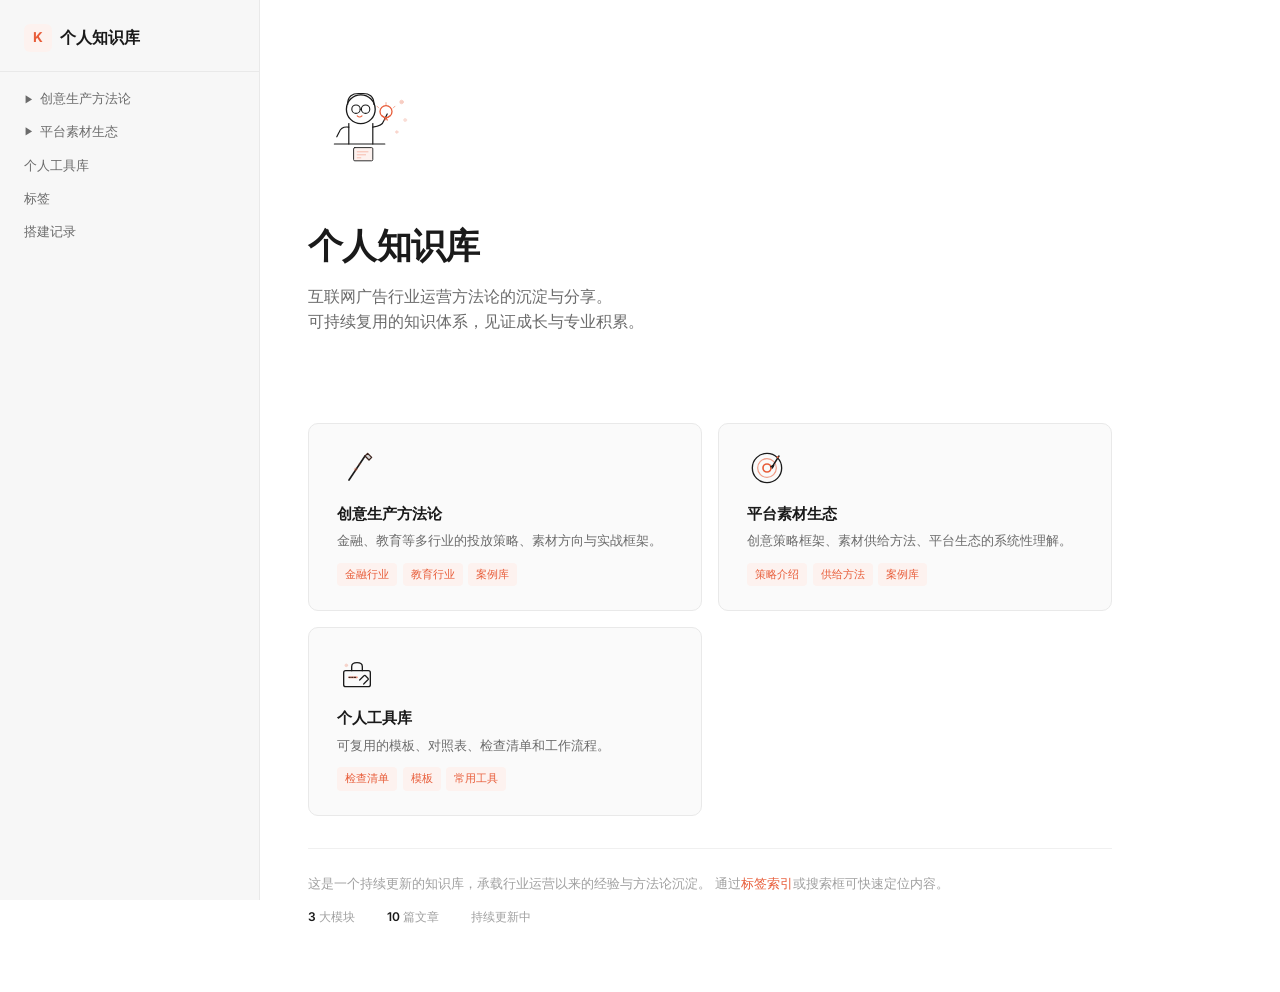
<file: index.html>
<!DOCTYPE html>
 <html lang="zh-CN">
 <head>
   <meta charset="UTF-8">
   <meta name="viewport" content="width=device-width, initial-scale=1.0">
   <meta name="description" content="互联网广告行业运营知识沉淀与方法论">
   <title>个人知识库</title>
   <link rel="preconnect" href="https://fonts.googleapis.com">
   <link rel="preconnect" href="https://fonts.gstatic.com" crossorigin>
   <link href="https://fonts.googleapis.com/css2?family=Inter:wght@400;500;600;700&display=swap" rel="stylesheet">
   <link rel="stylesheet" href="assets/css/style.css">
 </head>
 <body>
 
 <div class="app">
   <!-- 侧边栏 -->
   <aside class="sidebar" id="sidebar">
     <div class="sidebar-header">
       <div class="sidebar-logo">
         <span class="sidebar-logo-img">K</span>
         个人知识库
       </div>
     </div>
     <nav class="sidebar-nav" id="nav">
       <div class="nav-section">
         <button class="nav-section-toggle" onclick="toggleSection(this)">
           <span class="arrow">&#9654;</span> 创意生产方法论
         </button>
         <div class="nav-sub" style="display:none">
             <a href="pages/creative/" class="nav-item">概述</a>
           <a href="pages/creative/finance/" class="nav-item">金融行业</a>
           <a href="pages/creative/education/" class="nav-item">教育行业</a>
           <a href="pages/creative/cases/" class="nav-item">案例库</a>
         </div>
       </div>
       <div class="nav-section">
         <button class="nav-section-toggle" onclick="toggleSection(this)">
           <span class="arrow">&#9654;</span> 平台素材生态
         </button>
         <div class="nav-sub" style="display:none">
           <a href="pages/platform/" class="nav-item">概述</a>
           <a href="pages/platform/strategy/" class="nav-item">策略介绍</a>
           <a href="pages/platform/supply/" class="nav-item">供给方法</a>
           <a href="pages/platform/cases/" class="nav-item">案例库</a>
         </div>
       </div>
       <a href="pages/toolkit/" class="nav-item" style="display:block;padding:0.35rem 0.9rem">个人工具库</a>
       <a href="pages/tags/" class="nav-item" style="display:block;padding:0.35rem 0.9rem">标签</a>
       <a href="pages/buildlog/" class="nav-item" style="display:block;padding:0.35rem 0.9rem">搭建记录</a>
     </nav>
   </aside>
 
   <!-- 主内容 -->
   <main class="main">
 
     <!-- 首页 Hero -->
     <section class="hero-section">
       <div class="hero-doodle">
         <img src="assets/images/hero-doodle.svg" alt="hero illustration" class="doodle-float">
       </div>
       <h1>个人知识库</h1>
       <p class="hero-subtitle">
         互联网广告行业运营方法论的沉淀与分享。<br>
         可持续复用的知识体系，见证成长与专业积累。
       </p>
     </section>
 
     <!-- 模块卡片 -->
     <div class="module-grid">
       <a href="pages/creative/" class="module-card">
         <div class="module-card-icon">
           <img src="assets/images/doodle-pen.svg" alt="创意生产">
         </div>
         <h3>创意生产方法论</h3>
         <p>金融、教育等多行业的投放策略、素材方向与实战框架。</p>
         <div class="module-card-tags">
           <span>金融行业</span>
           <span>教育行业</span>
           <span>案例库</span>
         </div>
       </a>
       <a href="pages/platform/" class="module-card">
         <div class="module-card-icon">
           <img src="assets/images/doodle-target.svg" alt="平台素材生态">
         </div>
         <h3>平台素材生态</h3>
         <p>创意策略框架、素材供给方法、平台生态的系统性理解。</p>
         <div class="module-card-tags">
           <span>策略介绍</span>
           <span>供给方法</span>
           <span>案例库</span>
         </div>
       </a>
       <a href="pages/toolkit/" class="module-card">
         <div class="module-card-icon">
           <img src="assets/images/doodle-tools.svg" alt="个人工具库">
         </div>
         <h3>个人工具库</h3>
         <p>可复用的模板、对照表、检查清单和工作流程。</p>
         <div class="module-card-tags">
           <span>检查清单</span>
           <span>模板</span>
           <span>常用工具</span>
         </div>
       </a>
     </div>
 
     <!-- 底部 -->
     <div class="home-footer">
       <p>
         这是一个持续更新的知识库，承载行业运营以来的经验与方法论沉淀。
         通过<a href="pages/tags/">标签索引</a>或搜索框可快速定位内容。
       </p>
       <div class="home-footer-stats">
         <span><strong>3</strong> 大模块</span>
         <span><strong>10</strong> 篇文章</span>
         <span>持续更新中</span>
       </div>
     </div>
 
   </main>
 </div>
 
 <!-- 移动端菜单按钮 -->
 <button class="mobile-menu-btn" onclick="toggleMobileMenu()">&#9776;</button>
 
 <script>
 // 侧边栏展开/收起
 function toggleSection(btn) {
   const sub = btn.nextElementSibling;
   const arrow = btn.querySelector('.arrow');
   if (sub.style.display === 'none' || sub.style.display === '') {
     sub.style.display = 'block';
     arrow.classList.add('open');
   } else {
     sub.style.display = 'none';
     arrow.classList.remove('open');
   }
 }
 
 // 高亮当前页面对应的导航项
 document.addEventListener('DOMContentLoaded', function() {
   const path = window.location.pathname;
   document.querySelectorAll('.nav-item').forEach(function(item) {
     const href = item.getAttribute('href');
     if (href && (path === href || path === href + 'index.html' || path.startsWith(href))) {
       item.classList.add('active');
       // 展开父级 section
       const section = item.closest('.nav-section');
       if (section) {
         const btn = section.querySelector('.nav-section-toggle');
         const sub = btn.nextElementSibling;
         sub.style.display = 'block';
         btn.querySelector('.arrow').classList.add('open');
       }
     }
   });
 });
 
 // 移动端菜单
 function toggleMobileMenu() {
   document.getElementById('sidebar').classList.toggle('open');
 }
 </script>
 
 </body>
 </html>
</file>
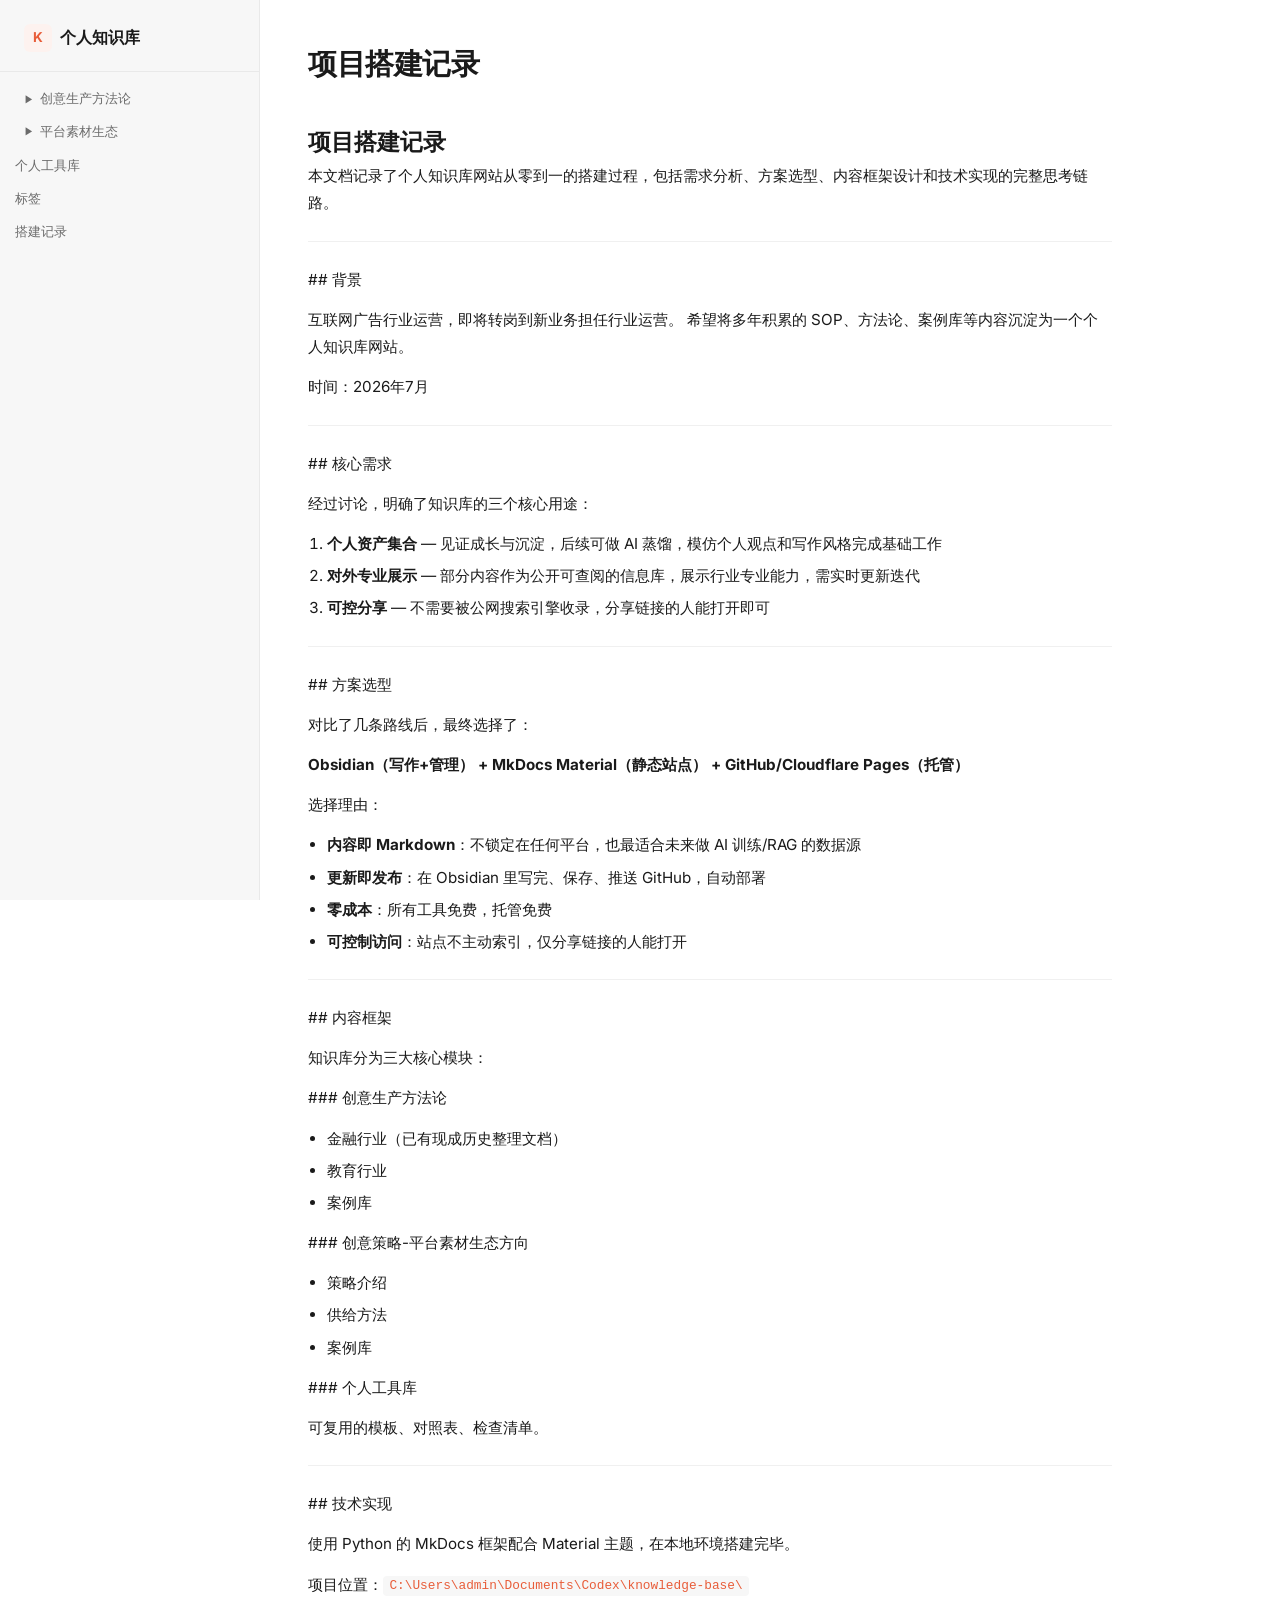
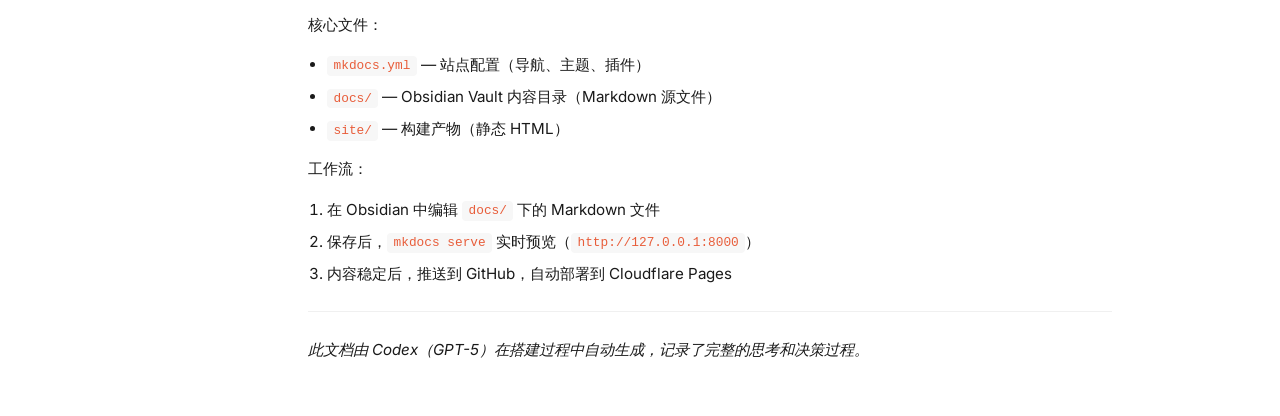
<file: pages/buildlog/index.html>
<!DOCTYPE html><html lang="zh-CN"><head><meta charset="UTF-8">
<meta name="viewport" content="width=device-width,initial-scale=1.0">
<title>项目搭建记录 - KB</title>
<link href="https://fonts.googleapis.com/css2?family=Inter:wght@400;500;600;700&display=swap" rel="stylesheet">
<link rel="stylesheet" href="../../assets/css/style.css"></head><body><div class=app><aside class=sidebar id=sidebar><div class=sidebar-header><a href=../../ class=sidebar-logo style=text-decoration:none;color:inherit><span class=sidebar-logo-img>K</span> 个人知识库</a></div><nav class=sidebar-nav><div class=nav-section><button class=nav-section-toggle onclick=ts(this)><span class=arrow>▶</span> 创意生产方法论</button><div class=nav-sub style=display:none><a href=pages/creative/ class=nav-item>概述</a><a href=pages/creative/finance/ class=nav-item>金融行业</a><a href=pages/creative/education/ class=nav-item>教育行业</a><a href=pages/creative/cases/ class=nav-item>案例库</a></div></div><div class=nav-section><button class=nav-section-toggle onclick=ts(this)><span class=arrow>▶</span> 平台素材生态</button><div class=nav-sub style=display:none><a href=pages/platform/ class=nav-item>概述</a><a href=pages/platform/strategy/ class=nav-item>策略介绍</a><a href=pages/platform/supply/ class=nav-item>供给方法</a><a href=pages/platform/cases/ class=nav-item>案例库</a></div></div><a href=pages/toolkit/ class=nav-item style=display:block;padding:0.35rem 0.9rem>个人工具库</a><a href=pages/tags/ class=nav-item style=display:block;padding:0.35rem 0.9rem>标签</a><a href=pages/buildlog/ class=nav-item style=display:block;padding:0.35rem 0.9rem>搭建记录</a></nav></aside><main class=main><article><div class=page-header><h1>项目搭建记录</h1></div><div class=page-content><h1 id="_1">项目搭建记录</h1>
<p>本文档记录了个人知识库网站从零到一的搭建过程，包括需求分析、方案选型、内容框架设计和技术实现的完整思考链路。</p>
<hr />
<p>## 背景</p>
<p>互联网广告行业运营，即将转岗到新业务担任行业运营。
 希望将多年积累的 SOP、方法论、案例库等内容沉淀为一个个人知识库网站。</p>
<p>时间：2026年7月</p>
<hr />
<p>## 核心需求</p>
<p>经过讨论，明确了知识库的三个核心用途：</p>
<ol>
<li><strong>个人资产集合</strong> — 见证成长与沉淀，后续可做 AI 蒸馏，模仿个人观点和写作风格完成基础工作</li>
<li><strong>对外专业展示</strong> — 部分内容作为公开可查阅的信息库，展示行业专业能力，需实时更新迭代</li>
<li><strong>可控分享</strong> — 不需要被公网搜索引擎收录，分享链接的人能打开即可</li>
</ol>
<hr />
<p>## 方案选型</p>
<p>对比了几条路线后，最终选择了：</p>
<p><strong>Obsidian（写作+管理） + MkDocs Material（静态站点） + GitHub/Cloudflare Pages（托管）</strong></p>
<p>选择理由：</p>
<ul>
<li><strong>内容即 Markdown</strong>：不锁定在任何平台，也最适合未来做 AI 训练/RAG 的数据源</li>
<li><strong>更新即发布</strong>：在 Obsidian 里写完、保存、推送 GitHub，自动部署</li>
<li><strong>零成本</strong>：所有工具免费，托管免费</li>
<li><strong>可控制访问</strong>：站点不主动索引，仅分享链接的人能打开</li>
</ul>
<hr />
<p>## 内容框架</p>
<p>知识库分为三大核心模块：</p>
<p>### 创意生产方法论</p>
<ul>
<li>金融行业（已有现成历史整理文档）</li>
<li>教育行业</li>
<li>案例库</li>
</ul>
<p>### 创意策略-平台素材生态方向</p>
<ul>
<li>策略介绍</li>
<li>供给方法</li>
<li>案例库</li>
</ul>
<p>### 个人工具库</p>
<p>可复用的模板、对照表、检查清单。</p>
<hr />
<p>## 技术实现</p>
<p>使用 Python 的 MkDocs 框架配合 Material 主题，在本地环境搭建完毕。</p>
<p>项目位置：<code>C:\Users\admin\Documents\Codex\knowledge-base\</code></p>
<p>核心文件：</p>
<ul>
<li><code>mkdocs.yml</code> — 站点配置（导航、主题、插件）</li>
<li><code>docs/</code> — Obsidian Vault 内容目录（Markdown 源文件）</li>
<li><code>site/</code> — 构建产物（静态 HTML）</li>
</ul>
<p>工作流：</p>
<ol>
<li>在 Obsidian 中编辑 <code>docs/</code> 下的 Markdown 文件</li>
<li>保存后，<code>mkdocs serve</code> 实时预览（<code>http://127.0.0.1:8000</code>）</li>
<li>内容稳定后，推送到 GitHub，自动部署到 Cloudflare Pages</li>
</ol>
<hr />
<p><em>此文档由 Codex（GPT-5）在搭建过程中自动生成，记录了完整的思考和决策过程。</em></p></div></article></main></div><button class="mobile-menu-btn" onclick="document.getElementById('sidebar').classList.toggle('open')">☰</button>
<script>
function ts(b){var s=b.nextElementSibling;var a=b.querySelector('.arrow');if(!s||s.style.display=='none'||s.style.display==''){s.style.display='block';if(a)a.classList.add('open')}else{s.style.display='none';if(a)a.classList.remove('open')}}
function tm(){document.getElementById('sidebar').classList.toggle('open')}
document.addEventListener('DOMContentLoaded',function(){var p=window.location.pathname;document.querySelectorAll('.nav-item').forEach(function(i){var h=i.getAttribute('href');if(h&&(p==h||p==h+'index.html'||p.startsWith(h))){i.classList.add('active');var s=i.closest('.nav-section');if(s){var b=s.querySelector('.nav-section-toggle');if(b){b.nextElementSibling.style.display='block';var a=b.querySelector('.arrow');if(a)a.classList.add('open')}}}})})})
</script></body></html>
</file>
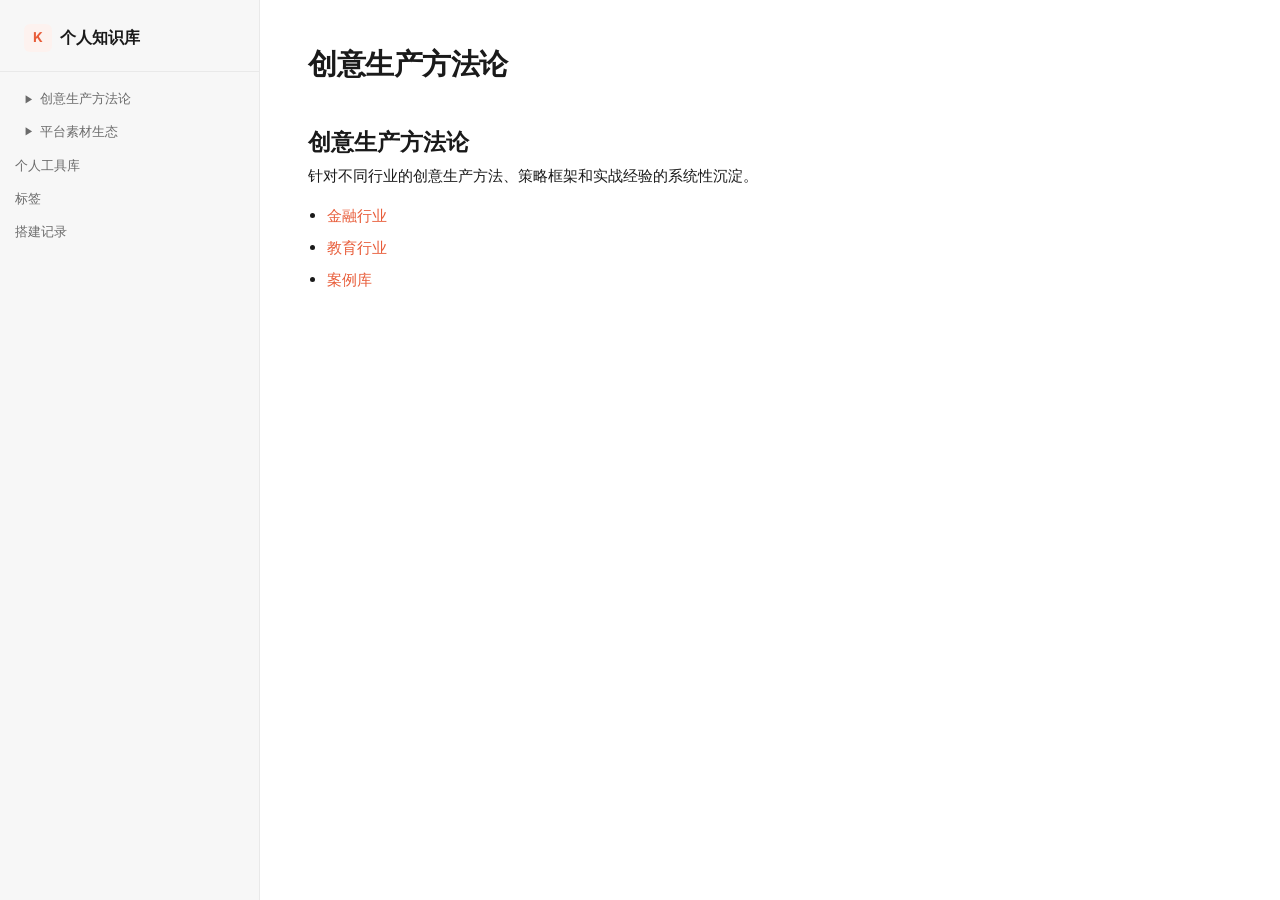
<file: pages/creative/index.html>
<!DOCTYPE html><html lang="zh-CN"><head><meta charset="UTF-8">
<meta name="viewport" content="width=device-width,initial-scale=1.0">
<title>创意生产方法论 - KB</title>
<link href="https://fonts.googleapis.com/css2?family=Inter:wght@400;500;600;700&display=swap" rel="stylesheet">
<link rel="stylesheet" href="../../assets/css/style.css"></head><body><div class=app><aside class=sidebar id=sidebar><div class=sidebar-header><a href=../../ class=sidebar-logo style=text-decoration:none;color:inherit><span class=sidebar-logo-img>K</span> 个人知识库</a></div><nav class=sidebar-nav><div class=nav-section><button class=nav-section-toggle onclick=ts(this)><span class=arrow>▶</span> 创意生产方法论</button><div class=nav-sub style=display:none><a href=pages/creative/ class=nav-item>概述</a><a href=pages/creative/finance/ class=nav-item>金融行业</a><a href=pages/creative/education/ class=nav-item>教育行业</a><a href=pages/creative/cases/ class=nav-item>案例库</a></div></div><div class=nav-section><button class=nav-section-toggle onclick=ts(this)><span class=arrow>▶</span> 平台素材生态</button><div class=nav-sub style=display:none><a href=pages/platform/ class=nav-item>概述</a><a href=pages/platform/strategy/ class=nav-item>策略介绍</a><a href=pages/platform/supply/ class=nav-item>供给方法</a><a href=pages/platform/cases/ class=nav-item>案例库</a></div></div><a href=pages/toolkit/ class=nav-item style=display:block;padding:0.35rem 0.9rem>个人工具库</a><a href=pages/tags/ class=nav-item style=display:block;padding:0.35rem 0.9rem>标签</a><a href=pages/buildlog/ class=nav-item style=display:block;padding:0.35rem 0.9rem>搭建记录</a></nav></aside><main class=main><article><div class=page-header><h1>创意生产方法论</h1></div><div class=page-content><h1 id="_1">创意生产方法论</h1>
<p>针对不同行业的创意生产方法、策略框架和实战经验的系统性沉淀。</p>
<ul>
<li><a href="金融行业.md">金融行业</a></li>
<li><a href="教育行业.md">教育行业</a></li>
<li><a href="案例库.md">案例库</a></li>
</ul></div></article></main></div><button class="mobile-menu-btn" onclick="document.getElementById('sidebar').classList.toggle('open')">☰</button>
<script>
function ts(b){var s=b.nextElementSibling;var a=b.querySelector('.arrow');if(!s||s.style.display=='none'||s.style.display==''){s.style.display='block';if(a)a.classList.add('open')}else{s.style.display='none';if(a)a.classList.remove('open')}}
function tm(){document.getElementById('sidebar').classList.toggle('open')}
document.addEventListener('DOMContentLoaded',function(){var p=window.location.pathname;document.querySelectorAll('.nav-item').forEach(function(i){var h=i.getAttribute('href');if(h&&(p==h||p==h+'index.html'||p.startsWith(h))){i.classList.add('active');var s=i.closest('.nav-section');if(s){var b=s.querySelector('.nav-section-toggle');if(b){b.nextElementSibling.style.display='block';var a=b.querySelector('.arrow');if(a)a.classList.add('open')}}}})})})
</script></body></html>
</file>
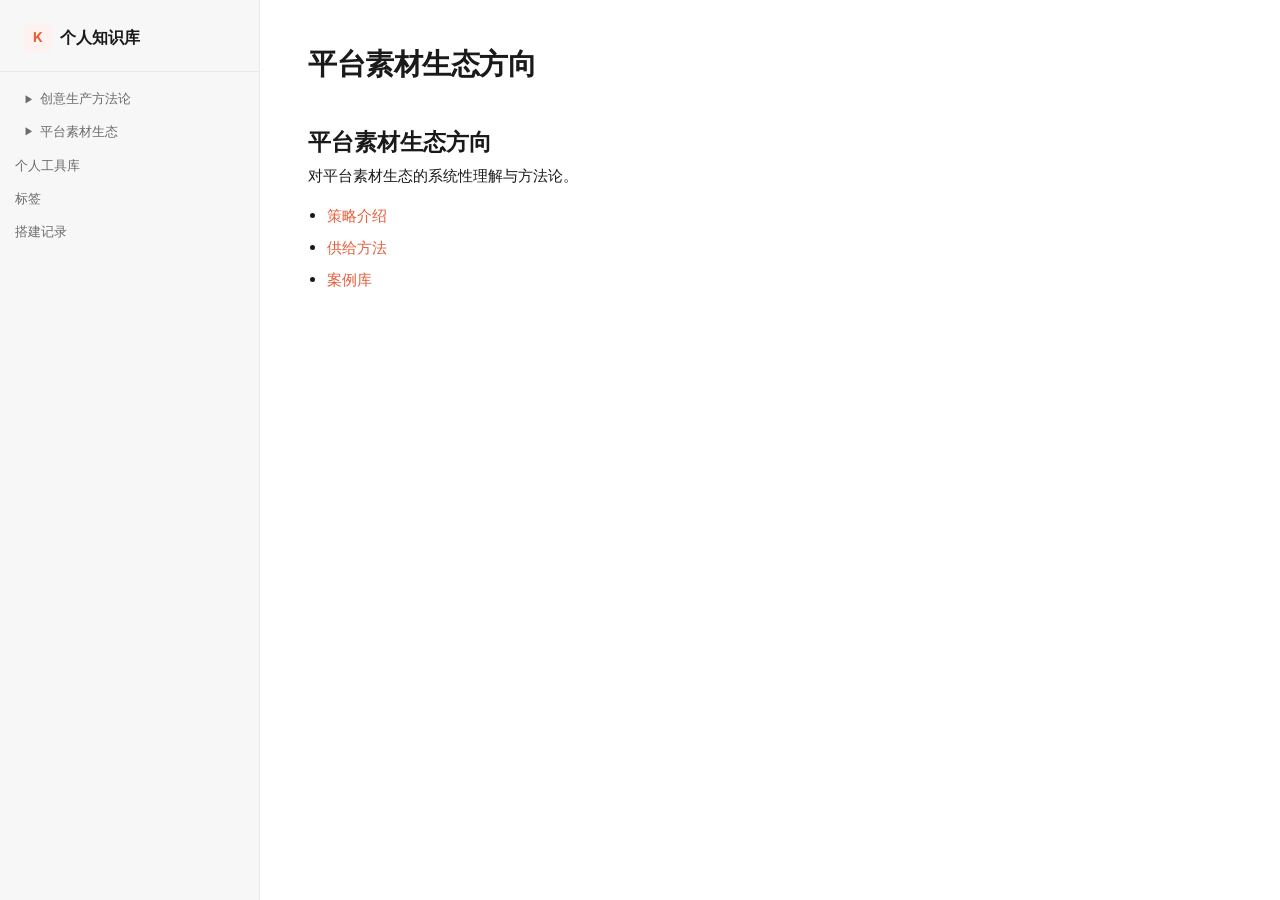
<file: pages/platform/index.html>
<!DOCTYPE html><html lang="zh-CN"><head><meta charset="UTF-8">
<meta name="viewport" content="width=device-width,initial-scale=1.0">
<title>平台素材生态方向 - KB</title>
<link href="https://fonts.googleapis.com/css2?family=Inter:wght@400;500;600;700&display=swap" rel="stylesheet">
<link rel="stylesheet" href="../../assets/css/style.css"></head><body><div class=app><aside class=sidebar id=sidebar><div class=sidebar-header><a href=../../ class=sidebar-logo style=text-decoration:none;color:inherit><span class=sidebar-logo-img>K</span> 个人知识库</a></div><nav class=sidebar-nav><div class=nav-section><button class=nav-section-toggle onclick=ts(this)><span class=arrow>▶</span> 创意生产方法论</button><div class=nav-sub style=display:none><a href=pages/creative/ class=nav-item>概述</a><a href=pages/creative/finance/ class=nav-item>金融行业</a><a href=pages/creative/education/ class=nav-item>教育行业</a><a href=pages/creative/cases/ class=nav-item>案例库</a></div></div><div class=nav-section><button class=nav-section-toggle onclick=ts(this)><span class=arrow>▶</span> 平台素材生态</button><div class=nav-sub style=display:none><a href=pages/platform/ class=nav-item>概述</a><a href=pages/platform/strategy/ class=nav-item>策略介绍</a><a href=pages/platform/supply/ class=nav-item>供给方法</a><a href=pages/platform/cases/ class=nav-item>案例库</a></div></div><a href=pages/toolkit/ class=nav-item style=display:block;padding:0.35rem 0.9rem>个人工具库</a><a href=pages/tags/ class=nav-item style=display:block;padding:0.35rem 0.9rem>标签</a><a href=pages/buildlog/ class=nav-item style=display:block;padding:0.35rem 0.9rem>搭建记录</a></nav></aside><main class=main><article><div class=page-header><h1>平台素材生态方向</h1></div><div class=page-content><h1 id="_1">平台素材生态方向</h1>
<p>对平台素材生态的系统性理解与方法论。</p>
<ul>
<li><a href="策略介绍.md">策略介绍</a></li>
<li><a href="供给方法.md">供给方法</a></li>
<li><a href="案例库.md">案例库</a></li>
</ul></div></article></main></div><button class="mobile-menu-btn" onclick="document.getElementById('sidebar').classList.toggle('open')">☰</button>
<script>
function ts(b){var s=b.nextElementSibling;var a=b.querySelector('.arrow');if(!s||s.style.display=='none'||s.style.display==''){s.style.display='block';if(a)a.classList.add('open')}else{s.style.display='none';if(a)a.classList.remove('open')}}
function tm(){document.getElementById('sidebar').classList.toggle('open')}
document.addEventListener('DOMContentLoaded',function(){var p=window.location.pathname;document.querySelectorAll('.nav-item').forEach(function(i){var h=i.getAttribute('href');if(h&&(p==h||p==h+'index.html'||p.startsWith(h))){i.classList.add('active');var s=i.closest('.nav-section');if(s){var b=s.querySelector('.nav-section-toggle');if(b){b.nextElementSibling.style.display='block';var a=b.querySelector('.arrow');if(a)a.classList.add('open')}}}})})})
</script></body></html>
</file>
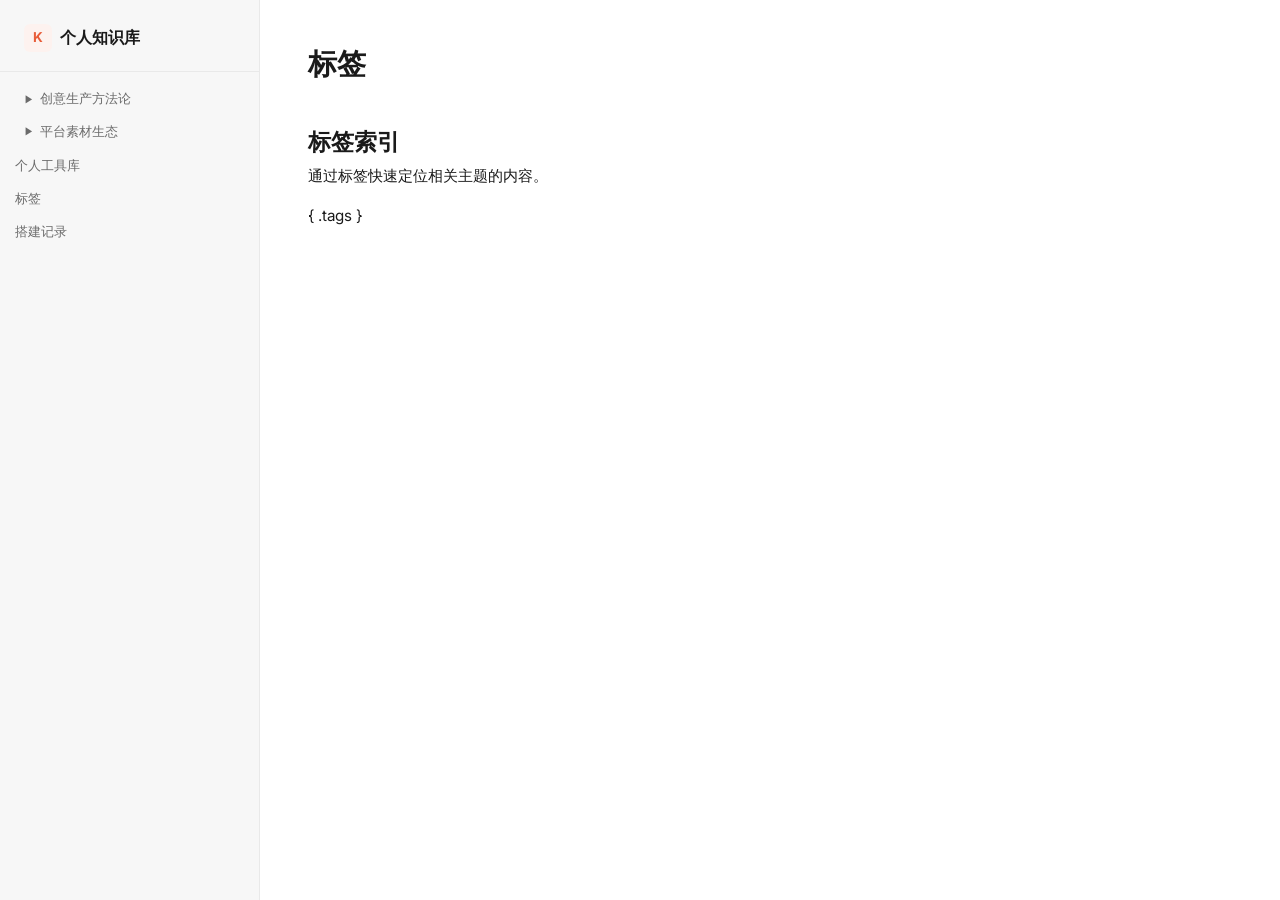
<file: pages/tags/index.html>
<!DOCTYPE html><html lang="zh-CN"><head><meta charset="UTF-8">
<meta name="viewport" content="width=device-width,initial-scale=1.0">
<title>标签 - KB</title>
<link href="https://fonts.googleapis.com/css2?family=Inter:wght@400;500;600;700&display=swap" rel="stylesheet">
<link rel="stylesheet" href="../../assets/css/style.css"></head><body><div class=app><aside class=sidebar id=sidebar><div class=sidebar-header><a href=../../ class=sidebar-logo style=text-decoration:none;color:inherit><span class=sidebar-logo-img>K</span> 个人知识库</a></div><nav class=sidebar-nav><div class=nav-section><button class=nav-section-toggle onclick=ts(this)><span class=arrow>▶</span> 创意生产方法论</button><div class=nav-sub style=display:none><a href=pages/creative/ class=nav-item>概述</a><a href=pages/creative/finance/ class=nav-item>金融行业</a><a href=pages/creative/education/ class=nav-item>教育行业</a><a href=pages/creative/cases/ class=nav-item>案例库</a></div></div><div class=nav-section><button class=nav-section-toggle onclick=ts(this)><span class=arrow>▶</span> 平台素材生态</button><div class=nav-sub style=display:none><a href=pages/platform/ class=nav-item>概述</a><a href=pages/platform/strategy/ class=nav-item>策略介绍</a><a href=pages/platform/supply/ class=nav-item>供给方法</a><a href=pages/platform/cases/ class=nav-item>案例库</a></div></div><a href=pages/toolkit/ class=nav-item style=display:block;padding:0.35rem 0.9rem>个人工具库</a><a href=pages/tags/ class=nav-item style=display:block;padding:0.35rem 0.9rem>标签</a><a href=pages/buildlog/ class=nav-item style=display:block;padding:0.35rem 0.9rem>搭建记录</a></nav></aside><main class=main><article><div class=page-header><h1>标签</h1></div><div class=page-content><h1 id="_1">标签索引</h1>
<p>通过标签快速定位相关主题的内容。</p>
<p>{ .tags }</p></div></article></main></div><button class="mobile-menu-btn" onclick="document.getElementById('sidebar').classList.toggle('open')">☰</button>
<script>
function ts(b){var s=b.nextElementSibling;var a=b.querySelector('.arrow');if(!s||s.style.display=='none'||s.style.display==''){s.style.display='block';if(a)a.classList.add('open')}else{s.style.display='none';if(a)a.classList.remove('open')}}
function tm(){document.getElementById('sidebar').classList.toggle('open')}
document.addEventListener('DOMContentLoaded',function(){var p=window.location.pathname;document.querySelectorAll('.nav-item').forEach(function(i){var h=i.getAttribute('href');if(h&&(p==h||p==h+'index.html'||p.startsWith(h))){i.classList.add('active');var s=i.closest('.nav-section');if(s){var b=s.querySelector('.nav-section-toggle');if(b){b.nextElementSibling.style.display='block';var a=b.querySelector('.arrow');if(a)a.classList.add('open')}}}})})})
</script></body></html>
</file>
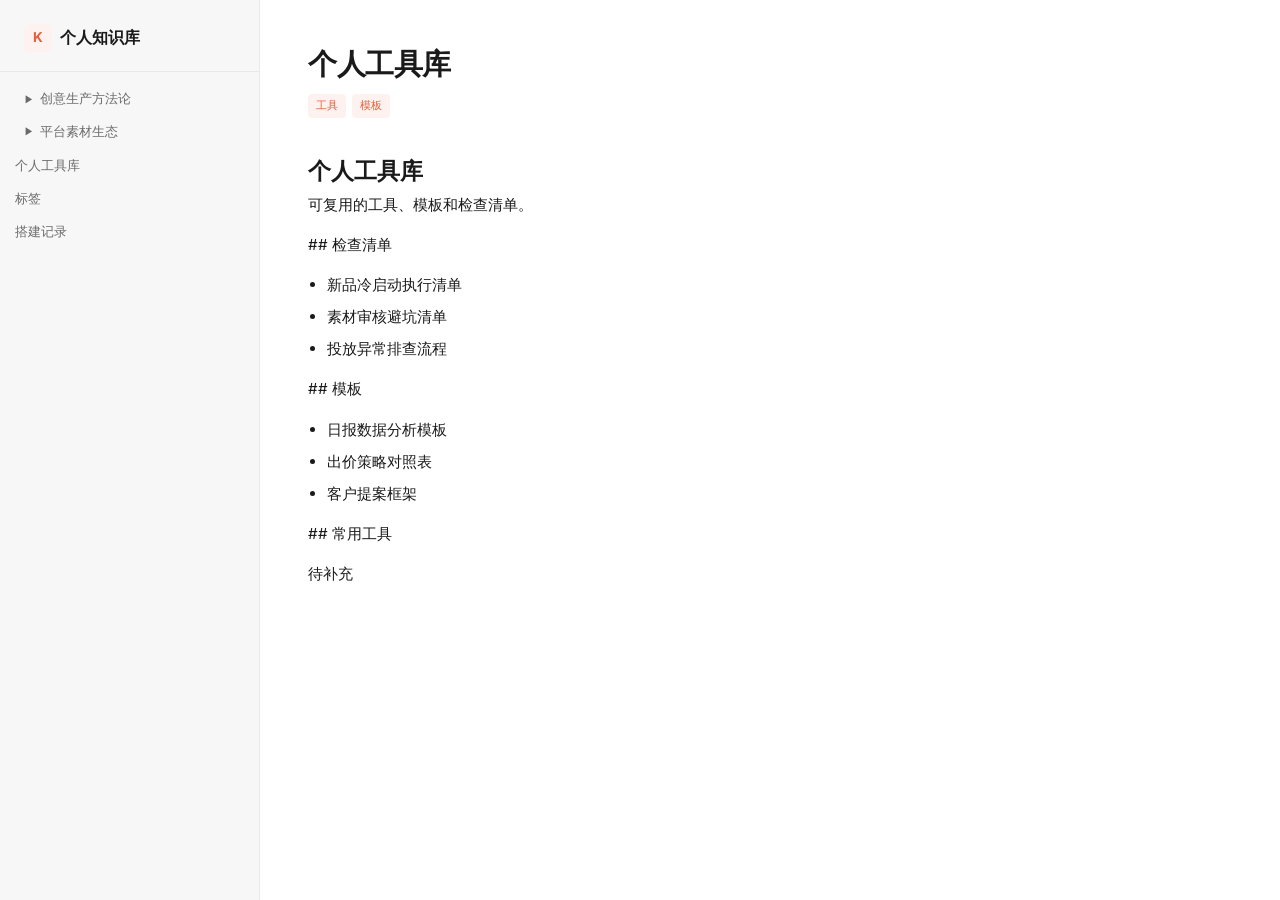
<file: pages/toolkit/index.html>
<!DOCTYPE html><html lang="zh-CN"><head><meta charset="UTF-8">
<meta name="viewport" content="width=device-width,initial-scale=1.0">
<title>个人工具库 - KB</title>
<link href="https://fonts.googleapis.com/css2?family=Inter:wght@400;500;600;700&display=swap" rel="stylesheet">
<link rel="stylesheet" href="../../assets/css/style.css"></head><body><div class=app><aside class=sidebar id=sidebar><div class=sidebar-header><a href=../../ class=sidebar-logo style=text-decoration:none;color:inherit><span class=sidebar-logo-img>K</span> 个人知识库</a></div><nav class=sidebar-nav><div class=nav-section><button class=nav-section-toggle onclick=ts(this)><span class=arrow>▶</span> 创意生产方法论</button><div class=nav-sub style=display:none><a href=pages/creative/ class=nav-item>概述</a><a href=pages/creative/finance/ class=nav-item>金融行业</a><a href=pages/creative/education/ class=nav-item>教育行业</a><a href=pages/creative/cases/ class=nav-item>案例库</a></div></div><div class=nav-section><button class=nav-section-toggle onclick=ts(this)><span class=arrow>▶</span> 平台素材生态</button><div class=nav-sub style=display:none><a href=pages/platform/ class=nav-item>概述</a><a href=pages/platform/strategy/ class=nav-item>策略介绍</a><a href=pages/platform/supply/ class=nav-item>供给方法</a><a href=pages/platform/cases/ class=nav-item>案例库</a></div></div><a href=pages/toolkit/ class=nav-item style=display:block;padding:0.35rem 0.9rem>个人工具库</a><a href=pages/tags/ class=nav-item style=display:block;padding:0.35rem 0.9rem>标签</a><a href=pages/buildlog/ class=nav-item style=display:block;padding:0.35rem 0.9rem>搭建记录</a></nav></aside><main class=main><article><div class=page-header><h1>个人工具库</h1><div class=page-tags><span class=page-tag>工具</span><span class=page-tag>模板</span></div></div><div class=page-content><h1 id="_1">个人工具库</h1>
<p>可复用的工具、模板和检查清单。</p>
<p>## 检查清单</p>
<ul>
<li>新品冷启动执行清单</li>
<li>素材审核避坑清单</li>
<li>投放异常排查流程</li>
</ul>
<p>## 模板</p>
<ul>
<li>日报数据分析模板</li>
<li>出价策略对照表</li>
<li>客户提案框架</li>
</ul>
<p>## 常用工具</p>
<p>待补充</p></div></article></main></div><button class="mobile-menu-btn" onclick="document.getElementById('sidebar').classList.toggle('open')">☰</button>
<script>
function ts(b){var s=b.nextElementSibling;var a=b.querySelector('.arrow');if(!s||s.style.display=='none'||s.style.display==''){s.style.display='block';if(a)a.classList.add('open')}else{s.style.display='none';if(a)a.classList.remove('open')}}
function tm(){document.getElementById('sidebar').classList.toggle('open')}
document.addEventListener('DOMContentLoaded',function(){var p=window.location.pathname;document.querySelectorAll('.nav-item').forEach(function(i){var h=i.getAttribute('href');if(h&&(p==h||p==h+'index.html'||p.startsWith(h))){i.classList.add('active');var s=i.closest('.nav-section');if(s){var b=s.querySelector('.nav-section-toggle');if(b){b.nextElementSibling.style.display='block';var a=b.querySelector('.arrow');if(a)a.classList.add('open')}}}})})})
</script></body></html>
</file>
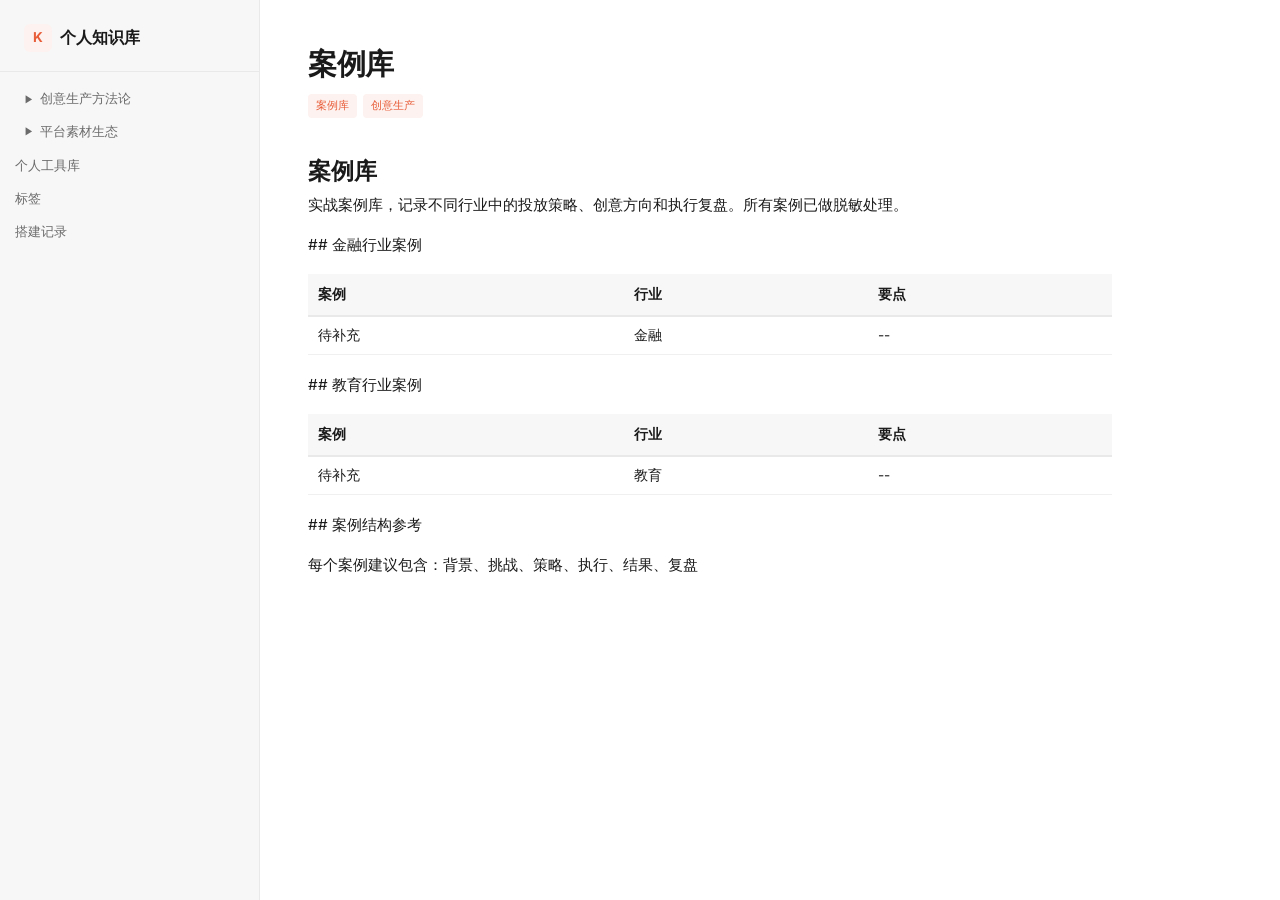
<file: pages/creative/cases/index.html>
<!DOCTYPE html><html lang="zh-CN"><head><meta charset="UTF-8">
<meta name="viewport" content="width=device-width,initial-scale=1.0">
<title>案例库 - KB</title>
<link href="https://fonts.googleapis.com/css2?family=Inter:wght@400;500;600;700&display=swap" rel="stylesheet">
<link rel="stylesheet" href="../../assets/css/style.css"></head><body><div class=app><aside class=sidebar id=sidebar><div class=sidebar-header><a href=../../ class=sidebar-logo style=text-decoration:none;color:inherit><span class=sidebar-logo-img>K</span> 个人知识库</a></div><nav class=sidebar-nav><div class=nav-section><button class=nav-section-toggle onclick=ts(this)><span class=arrow>▶</span> 创意生产方法论</button><div class=nav-sub style=display:none><a href=pages/creative/ class=nav-item>概述</a><a href=pages/creative/finance/ class=nav-item>金融行业</a><a href=pages/creative/education/ class=nav-item>教育行业</a><a href=pages/creative/cases/ class=nav-item>案例库</a></div></div><div class=nav-section><button class=nav-section-toggle onclick=ts(this)><span class=arrow>▶</span> 平台素材生态</button><div class=nav-sub style=display:none><a href=pages/platform/ class=nav-item>概述</a><a href=pages/platform/strategy/ class=nav-item>策略介绍</a><a href=pages/platform/supply/ class=nav-item>供给方法</a><a href=pages/platform/cases/ class=nav-item>案例库</a></div></div><a href=pages/toolkit/ class=nav-item style=display:block;padding:0.35rem 0.9rem>个人工具库</a><a href=pages/tags/ class=nav-item style=display:block;padding:0.35rem 0.9rem>标签</a><a href=pages/buildlog/ class=nav-item style=display:block;padding:0.35rem 0.9rem>搭建记录</a></nav></aside><main class=main><article><div class=page-header><h1>案例库</h1><div class=page-tags><span class=page-tag>案例库</span><span class=page-tag>创意生产</span></div></div><div class=page-content><h1 id="_1">案例库</h1>
<p>实战案例库，记录不同行业中的投放策略、创意方向和执行复盘。所有案例已做脱敏处理。</p>
<p>## 金融行业案例</p>
<table>
<thead>
<tr>
<th>案例</th>
<th>行业</th>
<th>要点</th>
</tr>
</thead>
<tbody>
<tr>
<td>待补充</td>
<td>金融</td>
<td>--</td>
</tr>
</tbody>
</table>
<p>## 教育行业案例</p>
<table>
<thead>
<tr>
<th>案例</th>
<th>行业</th>
<th>要点</th>
</tr>
</thead>
<tbody>
<tr>
<td>待补充</td>
<td>教育</td>
<td>--</td>
</tr>
</tbody>
</table>
<p>## 案例结构参考</p>
<p>每个案例建议包含：背景、挑战、策略、执行、结果、复盘</p></div></article></main></div><button class="mobile-menu-btn" onclick="document.getElementById('sidebar').classList.toggle('open')">☰</button>
<script>
function ts(b){var s=b.nextElementSibling;var a=b.querySelector('.arrow');if(!s||s.style.display=='none'||s.style.display==''){s.style.display='block';if(a)a.classList.add('open')}else{s.style.display='none';if(a)a.classList.remove('open')}}
function tm(){document.getElementById('sidebar').classList.toggle('open')}
document.addEventListener('DOMContentLoaded',function(){var p=window.location.pathname;document.querySelectorAll('.nav-item').forEach(function(i){var h=i.getAttribute('href');if(h&&(p==h||p==h+'index.html'||p.startsWith(h))){i.classList.add('active');var s=i.closest('.nav-section');if(s){var b=s.querySelector('.nav-section-toggle');if(b){b.nextElementSibling.style.display='block';var a=b.querySelector('.arrow');if(a)a.classList.add('open')}}}})})})
</script></body></html>
</file>
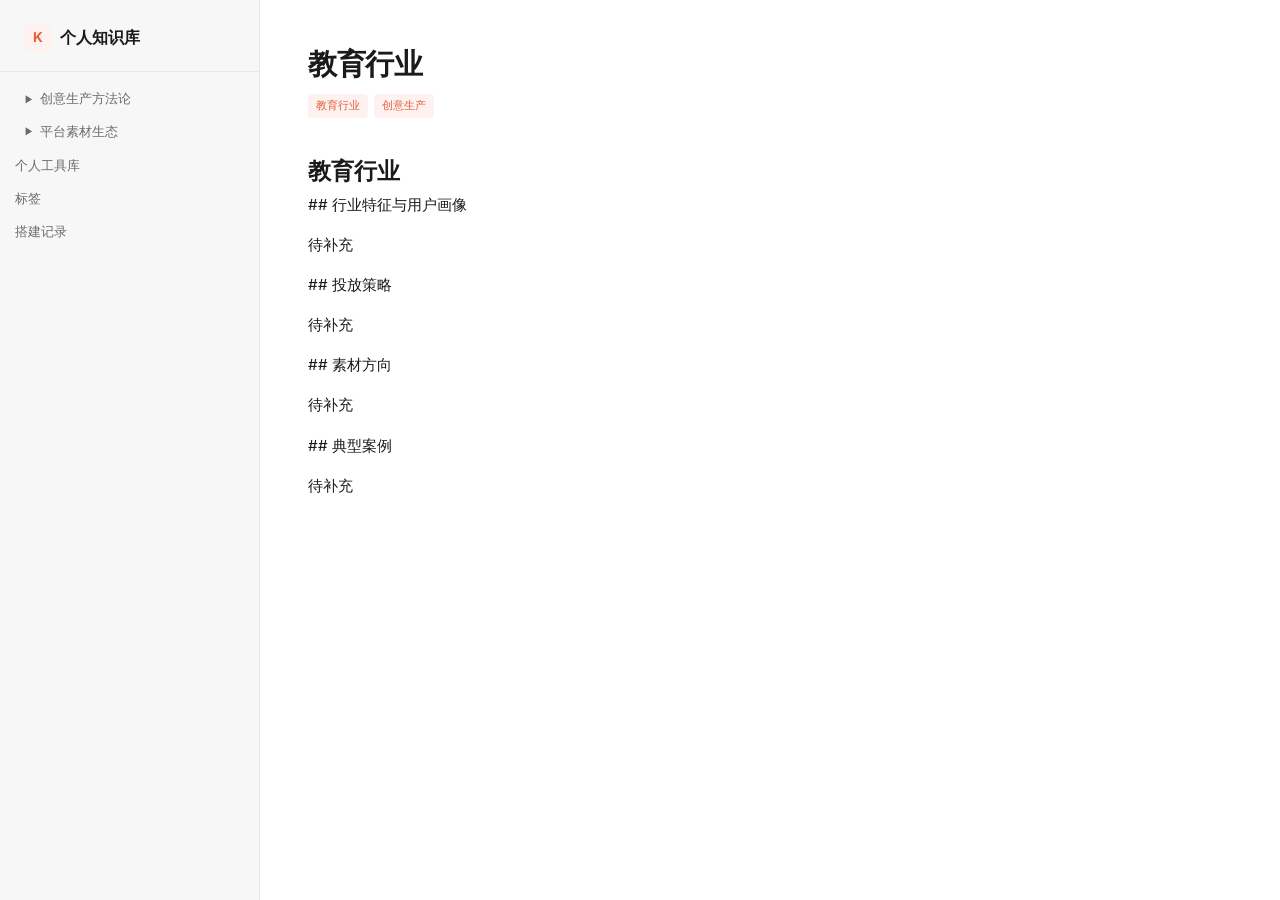
<file: pages/creative/education/index.html>
<!DOCTYPE html><html lang="zh-CN"><head><meta charset="UTF-8">
<meta name="viewport" content="width=device-width,initial-scale=1.0">
<title>教育行业 - KB</title>
<link href="https://fonts.googleapis.com/css2?family=Inter:wght@400;500;600;700&display=swap" rel="stylesheet">
<link rel="stylesheet" href="../../assets/css/style.css"></head><body><div class=app><aside class=sidebar id=sidebar><div class=sidebar-header><a href=../../ class=sidebar-logo style=text-decoration:none;color:inherit><span class=sidebar-logo-img>K</span> 个人知识库</a></div><nav class=sidebar-nav><div class=nav-section><button class=nav-section-toggle onclick=ts(this)><span class=arrow>▶</span> 创意生产方法论</button><div class=nav-sub style=display:none><a href=pages/creative/ class=nav-item>概述</a><a href=pages/creative/finance/ class=nav-item>金融行业</a><a href=pages/creative/education/ class=nav-item>教育行业</a><a href=pages/creative/cases/ class=nav-item>案例库</a></div></div><div class=nav-section><button class=nav-section-toggle onclick=ts(this)><span class=arrow>▶</span> 平台素材生态</button><div class=nav-sub style=display:none><a href=pages/platform/ class=nav-item>概述</a><a href=pages/platform/strategy/ class=nav-item>策略介绍</a><a href=pages/platform/supply/ class=nav-item>供给方法</a><a href=pages/platform/cases/ class=nav-item>案例库</a></div></div><a href=pages/toolkit/ class=nav-item style=display:block;padding:0.35rem 0.9rem>个人工具库</a><a href=pages/tags/ class=nav-item style=display:block;padding:0.35rem 0.9rem>标签</a><a href=pages/buildlog/ class=nav-item style=display:block;padding:0.35rem 0.9rem>搭建记录</a></nav></aside><main class=main><article><div class=page-header><h1>教育行业</h1><div class=page-tags><span class=page-tag>教育行业</span><span class=page-tag>创意生产</span></div></div><div class=page-content><h1 id="_1">教育行业</h1>
<p>## 行业特征与用户画像</p>
<p>待补充</p>
<p>## 投放策略</p>
<p>待补充</p>
<p>## 素材方向</p>
<p>待补充</p>
<p>## 典型案例</p>
<p>待补充</p></div></article></main></div><button class="mobile-menu-btn" onclick="document.getElementById('sidebar').classList.toggle('open')">☰</button>
<script>
function ts(b){var s=b.nextElementSibling;var a=b.querySelector('.arrow');if(!s||s.style.display=='none'||s.style.display==''){s.style.display='block';if(a)a.classList.add('open')}else{s.style.display='none';if(a)a.classList.remove('open')}}
function tm(){document.getElementById('sidebar').classList.toggle('open')}
document.addEventListener('DOMContentLoaded',function(){var p=window.location.pathname;document.querySelectorAll('.nav-item').forEach(function(i){var h=i.getAttribute('href');if(h&&(p==h||p==h+'index.html'||p.startsWith(h))){i.classList.add('active');var s=i.closest('.nav-section');if(s){var b=s.querySelector('.nav-section-toggle');if(b){b.nextElementSibling.style.display='block';var a=b.querySelector('.arrow');if(a)a.classList.add('open')}}}})})})
</script></body></html>
</file>
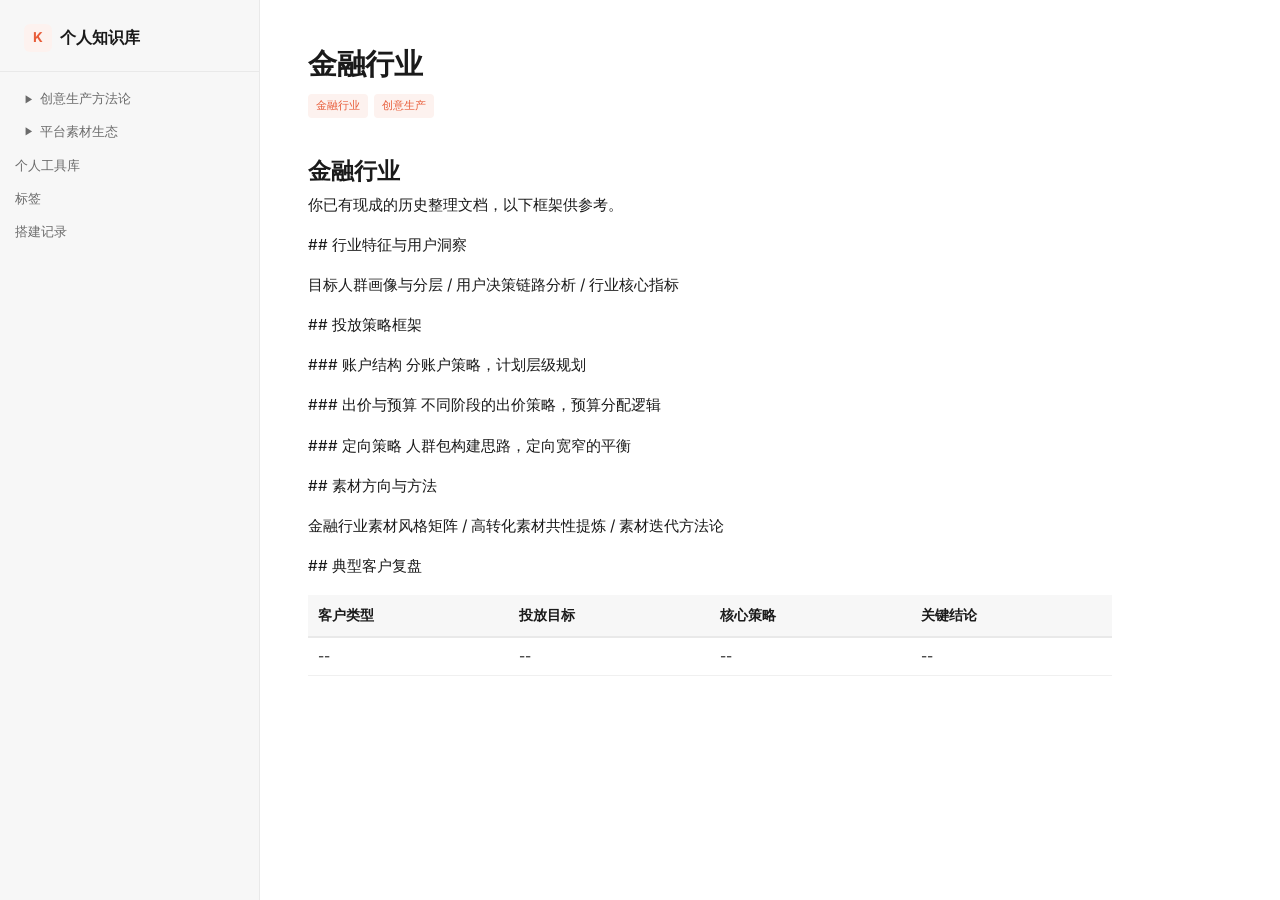
<file: pages/creative/finance/index.html>
<!DOCTYPE html><html lang="zh-CN"><head><meta charset="UTF-8">
<meta name="viewport" content="width=device-width,initial-scale=1.0">
<title>金融行业 - KB</title>
<link href="https://fonts.googleapis.com/css2?family=Inter:wght@400;500;600;700&display=swap" rel="stylesheet">
<link rel="stylesheet" href="../../assets/css/style.css"></head><body><div class=app><aside class=sidebar id=sidebar><div class=sidebar-header><a href=../../ class=sidebar-logo style=text-decoration:none;color:inherit><span class=sidebar-logo-img>K</span> 个人知识库</a></div><nav class=sidebar-nav><div class=nav-section><button class=nav-section-toggle onclick=ts(this)><span class=arrow>▶</span> 创意生产方法论</button><div class=nav-sub style=display:none><a href=pages/creative/ class=nav-item>概述</a><a href=pages/creative/finance/ class=nav-item>金融行业</a><a href=pages/creative/education/ class=nav-item>教育行业</a><a href=pages/creative/cases/ class=nav-item>案例库</a></div></div><div class=nav-section><button class=nav-section-toggle onclick=ts(this)><span class=arrow>▶</span> 平台素材生态</button><div class=nav-sub style=display:none><a href=pages/platform/ class=nav-item>概述</a><a href=pages/platform/strategy/ class=nav-item>策略介绍</a><a href=pages/platform/supply/ class=nav-item>供给方法</a><a href=pages/platform/cases/ class=nav-item>案例库</a></div></div><a href=pages/toolkit/ class=nav-item style=display:block;padding:0.35rem 0.9rem>个人工具库</a><a href=pages/tags/ class=nav-item style=display:block;padding:0.35rem 0.9rem>标签</a><a href=pages/buildlog/ class=nav-item style=display:block;padding:0.35rem 0.9rem>搭建记录</a></nav></aside><main class=main><article><div class=page-header><h1>金融行业</h1><div class=page-tags><span class=page-tag>金融行业</span><span class=page-tag>创意生产</span></div></div><div class=page-content><h1 id="_1">金融行业</h1>
<p>你已有现成的历史整理文档，以下框架供参考。</p>
<p>## 行业特征与用户洞察</p>
<p>目标人群画像与分层 / 用户决策链路分析 / 行业核心指标</p>
<p>## 投放策略框架</p>
<p>### 账户结构
 分账户策略，计划层级规划</p>
<p>### 出价与预算
 不同阶段的出价策略，预算分配逻辑</p>
<p>### 定向策略
 人群包构建思路，定向宽窄的平衡</p>
<p>## 素材方向与方法</p>
<p>金融行业素材风格矩阵 / 高转化素材共性提炼 / 素材迭代方法论</p>
<p>## 典型客户复盘</p>
<table>
<thead>
<tr>
<th>客户类型</th>
<th>投放目标</th>
<th>核心策略</th>
<th>关键结论</th>
</tr>
</thead>
<tbody>
<tr>
<td>--</td>
<td>--</td>
<td>--</td>
<td>--</td>
</tr>
</tbody>
</table></div></article></main></div><button class="mobile-menu-btn" onclick="document.getElementById('sidebar').classList.toggle('open')">☰</button>
<script>
function ts(b){var s=b.nextElementSibling;var a=b.querySelector('.arrow');if(!s||s.style.display=='none'||s.style.display==''){s.style.display='block';if(a)a.classList.add('open')}else{s.style.display='none';if(a)a.classList.remove('open')}}
function tm(){document.getElementById('sidebar').classList.toggle('open')}
document.addEventListener('DOMContentLoaded',function(){var p=window.location.pathname;document.querySelectorAll('.nav-item').forEach(function(i){var h=i.getAttribute('href');if(h&&(p==h||p==h+'index.html'||p.startsWith(h))){i.classList.add('active');var s=i.closest('.nav-section');if(s){var b=s.querySelector('.nav-section-toggle');if(b){b.nextElementSibling.style.display='block';var a=b.querySelector('.arrow');if(a)a.classList.add('open')}}}})})})
</script></body></html>
</file>
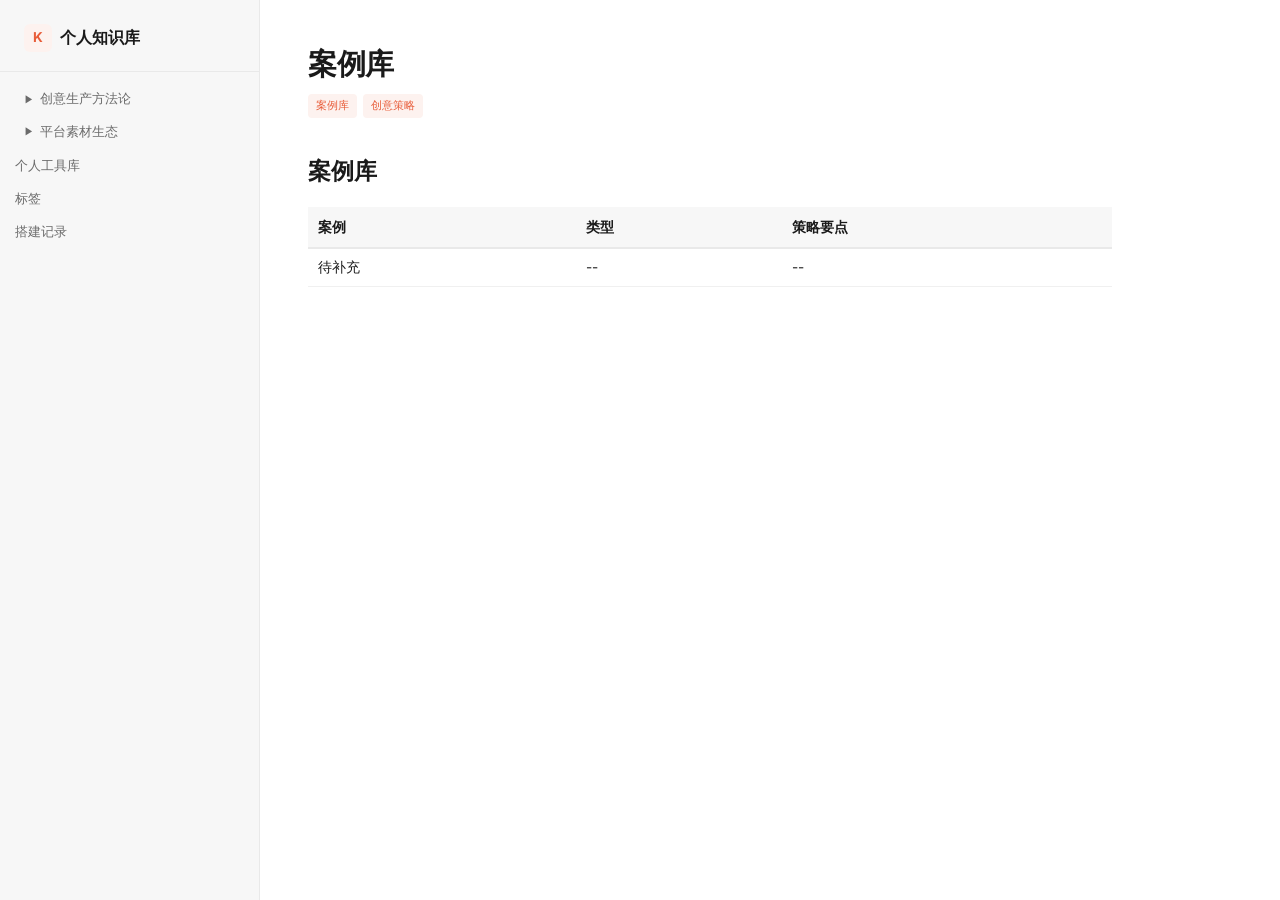
<file: pages/platform/cases/index.html>
<!DOCTYPE html><html lang="zh-CN"><head><meta charset="UTF-8">
<meta name="viewport" content="width=device-width,initial-scale=1.0">
<title>案例库 - KB</title>
<link href="https://fonts.googleapis.com/css2?family=Inter:wght@400;500;600;700&display=swap" rel="stylesheet">
<link rel="stylesheet" href="../../assets/css/style.css"></head><body><div class=app><aside class=sidebar id=sidebar><div class=sidebar-header><a href=../../ class=sidebar-logo style=text-decoration:none;color:inherit><span class=sidebar-logo-img>K</span> 个人知识库</a></div><nav class=sidebar-nav><div class=nav-section><button class=nav-section-toggle onclick=ts(this)><span class=arrow>▶</span> 创意生产方法论</button><div class=nav-sub style=display:none><a href=pages/creative/ class=nav-item>概述</a><a href=pages/creative/finance/ class=nav-item>金融行业</a><a href=pages/creative/education/ class=nav-item>教育行业</a><a href=pages/creative/cases/ class=nav-item>案例库</a></div></div><div class=nav-section><button class=nav-section-toggle onclick=ts(this)><span class=arrow>▶</span> 平台素材生态</button><div class=nav-sub style=display:none><a href=pages/platform/ class=nav-item>概述</a><a href=pages/platform/strategy/ class=nav-item>策略介绍</a><a href=pages/platform/supply/ class=nav-item>供给方法</a><a href=pages/platform/cases/ class=nav-item>案例库</a></div></div><a href=pages/toolkit/ class=nav-item style=display:block;padding:0.35rem 0.9rem>个人工具库</a><a href=pages/tags/ class=nav-item style=display:block;padding:0.35rem 0.9rem>标签</a><a href=pages/buildlog/ class=nav-item style=display:block;padding:0.35rem 0.9rem>搭建记录</a></nav></aside><main class=main><article><div class=page-header><h1>案例库</h1><div class=page-tags><span class=page-tag>案例库</span><span class=page-tag>创意策略</span></div></div><div class=page-content><h1 id="_1">案例库</h1>
<table>
<thead>
<tr>
<th>案例</th>
<th>类型</th>
<th>策略要点</th>
</tr>
</thead>
<tbody>
<tr>
<td>待补充</td>
<td>--</td>
<td>--</td>
</tr>
</tbody>
</table></div></article></main></div><button class="mobile-menu-btn" onclick="document.getElementById('sidebar').classList.toggle('open')">☰</button>
<script>
function ts(b){var s=b.nextElementSibling;var a=b.querySelector('.arrow');if(!s||s.style.display=='none'||s.style.display==''){s.style.display='block';if(a)a.classList.add('open')}else{s.style.display='none';if(a)a.classList.remove('open')}}
function tm(){document.getElementById('sidebar').classList.toggle('open')}
document.addEventListener('DOMContentLoaded',function(){var p=window.location.pathname;document.querySelectorAll('.nav-item').forEach(function(i){var h=i.getAttribute('href');if(h&&(p==h||p==h+'index.html'||p.startsWith(h))){i.classList.add('active');var s=i.closest('.nav-section');if(s){var b=s.querySelector('.nav-section-toggle');if(b){b.nextElementSibling.style.display='block';var a=b.querySelector('.arrow');if(a)a.classList.add('open')}}}})})})
</script></body></html>
</file>
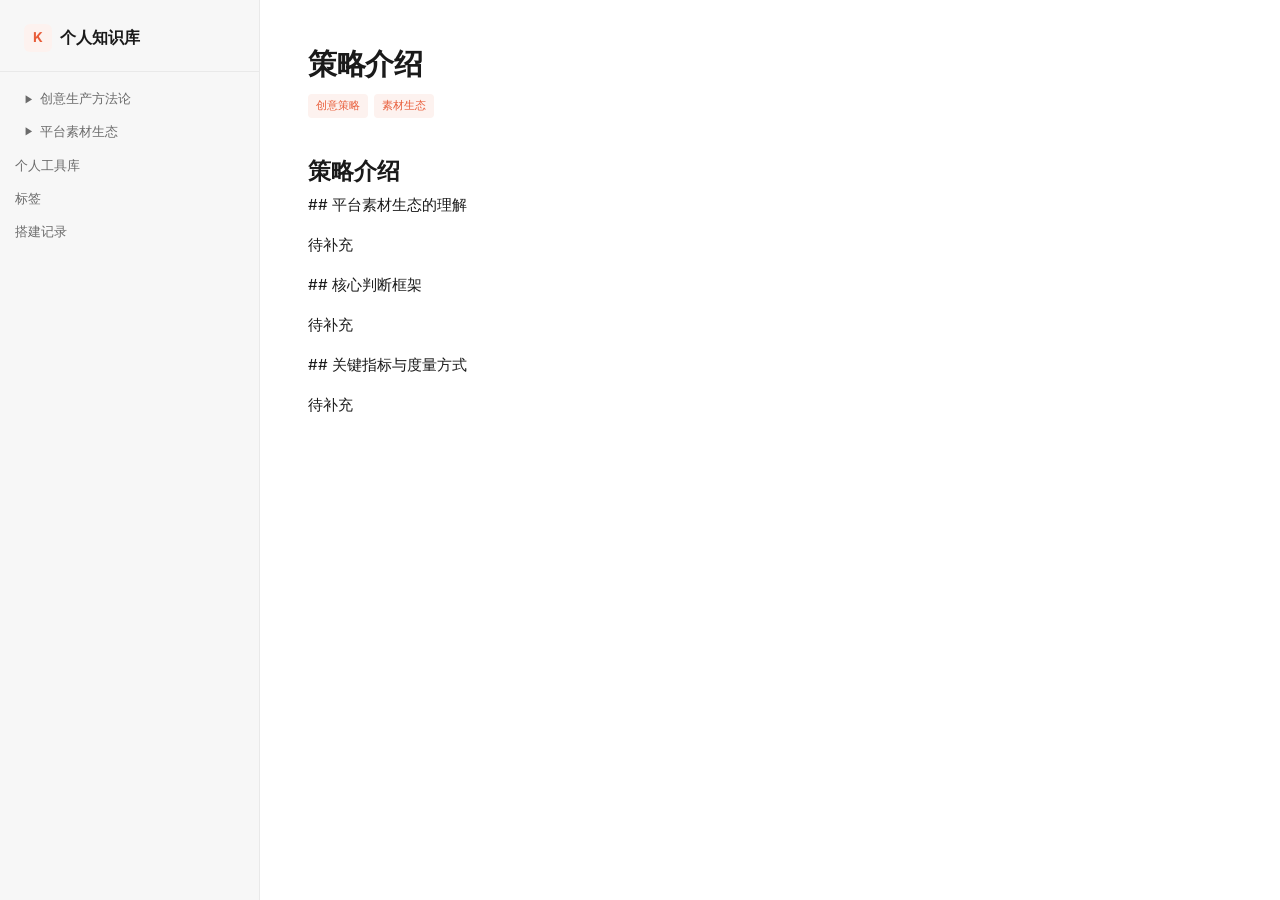
<file: pages/platform/strategy/index.html>
<!DOCTYPE html><html lang="zh-CN"><head><meta charset="UTF-8">
<meta name="viewport" content="width=device-width,initial-scale=1.0">
<title>策略介绍 - KB</title>
<link href="https://fonts.googleapis.com/css2?family=Inter:wght@400;500;600;700&display=swap" rel="stylesheet">
<link rel="stylesheet" href="../../assets/css/style.css"></head><body><div class=app><aside class=sidebar id=sidebar><div class=sidebar-header><a href=../../ class=sidebar-logo style=text-decoration:none;color:inherit><span class=sidebar-logo-img>K</span> 个人知识库</a></div><nav class=sidebar-nav><div class=nav-section><button class=nav-section-toggle onclick=ts(this)><span class=arrow>▶</span> 创意生产方法论</button><div class=nav-sub style=display:none><a href=pages/creative/ class=nav-item>概述</a><a href=pages/creative/finance/ class=nav-item>金融行业</a><a href=pages/creative/education/ class=nav-item>教育行业</a><a href=pages/creative/cases/ class=nav-item>案例库</a></div></div><div class=nav-section><button class=nav-section-toggle onclick=ts(this)><span class=arrow>▶</span> 平台素材生态</button><div class=nav-sub style=display:none><a href=pages/platform/ class=nav-item>概述</a><a href=pages/platform/strategy/ class=nav-item>策略介绍</a><a href=pages/platform/supply/ class=nav-item>供给方法</a><a href=pages/platform/cases/ class=nav-item>案例库</a></div></div><a href=pages/toolkit/ class=nav-item style=display:block;padding:0.35rem 0.9rem>个人工具库</a><a href=pages/tags/ class=nav-item style=display:block;padding:0.35rem 0.9rem>标签</a><a href=pages/buildlog/ class=nav-item style=display:block;padding:0.35rem 0.9rem>搭建记录</a></nav></aside><main class=main><article><div class=page-header><h1>策略介绍</h1><div class=page-tags><span class=page-tag>创意策略</span><span class=page-tag>素材生态</span></div></div><div class=page-content><h1 id="_1">策略介绍</h1>
<p>## 平台素材生态的理解</p>
<p>待补充</p>
<p>## 核心判断框架</p>
<p>待补充</p>
<p>## 关键指标与度量方式</p>
<p>待补充</p></div></article></main></div><button class="mobile-menu-btn" onclick="document.getElementById('sidebar').classList.toggle('open')">☰</button>
<script>
function ts(b){var s=b.nextElementSibling;var a=b.querySelector('.arrow');if(!s||s.style.display=='none'||s.style.display==''){s.style.display='block';if(a)a.classList.add('open')}else{s.style.display='none';if(a)a.classList.remove('open')}}
function tm(){document.getElementById('sidebar').classList.toggle('open')}
document.addEventListener('DOMContentLoaded',function(){var p=window.location.pathname;document.querySelectorAll('.nav-item').forEach(function(i){var h=i.getAttribute('href');if(h&&(p==h||p==h+'index.html'||p.startsWith(h))){i.classList.add('active');var s=i.closest('.nav-section');if(s){var b=s.querySelector('.nav-section-toggle');if(b){b.nextElementSibling.style.display='block';var a=b.querySelector('.arrow');if(a)a.classList.add('open')}}}})})})
</script></body></html>
</file>
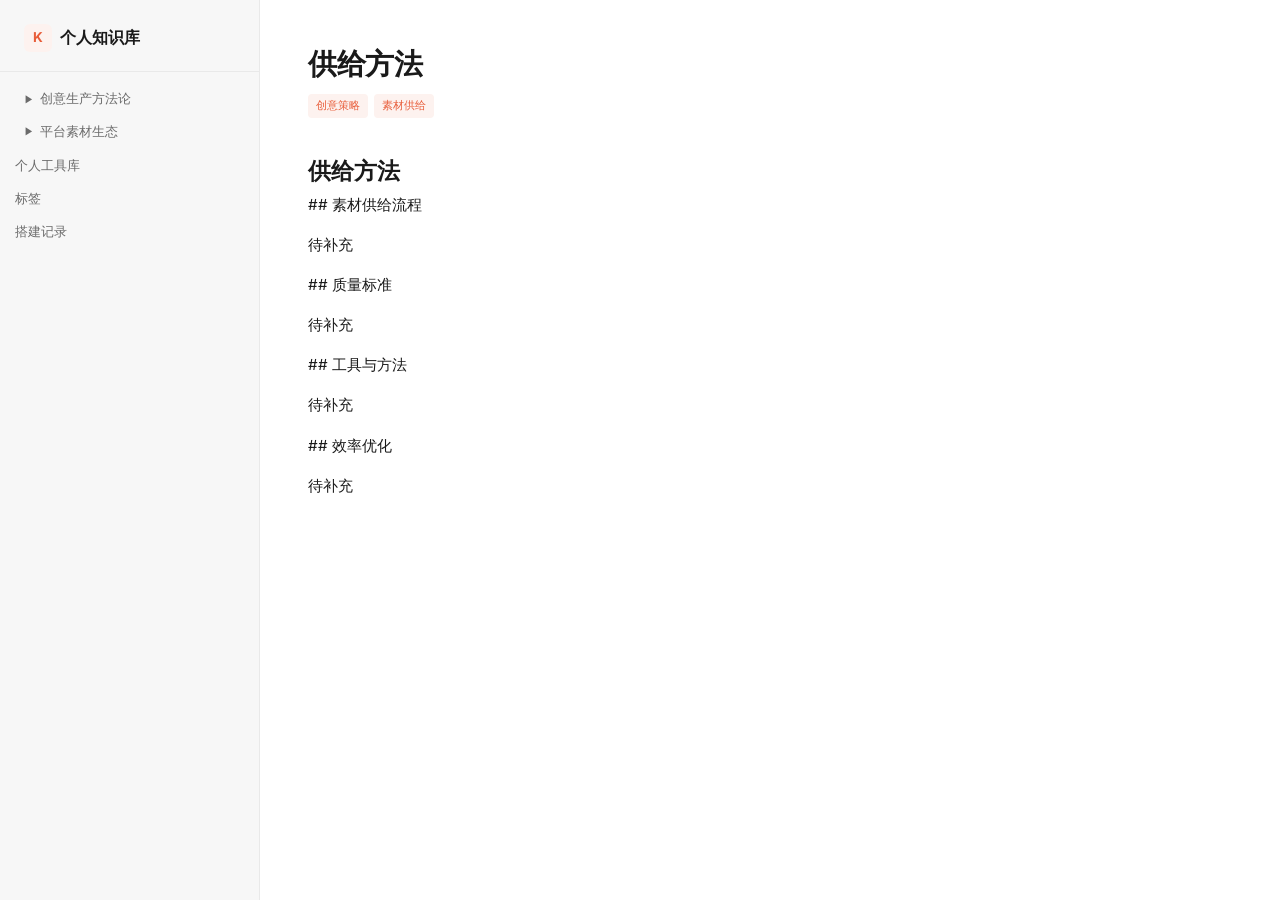
<file: pages/platform/supply/index.html>
<!DOCTYPE html><html lang="zh-CN"><head><meta charset="UTF-8">
<meta name="viewport" content="width=device-width,initial-scale=1.0">
<title>供给方法 - KB</title>
<link href="https://fonts.googleapis.com/css2?family=Inter:wght@400;500;600;700&display=swap" rel="stylesheet">
<link rel="stylesheet" href="../../assets/css/style.css"></head><body><div class=app><aside class=sidebar id=sidebar><div class=sidebar-header><a href=../../ class=sidebar-logo style=text-decoration:none;color:inherit><span class=sidebar-logo-img>K</span> 个人知识库</a></div><nav class=sidebar-nav><div class=nav-section><button class=nav-section-toggle onclick=ts(this)><span class=arrow>▶</span> 创意生产方法论</button><div class=nav-sub style=display:none><a href=pages/creative/ class=nav-item>概述</a><a href=pages/creative/finance/ class=nav-item>金融行业</a><a href=pages/creative/education/ class=nav-item>教育行业</a><a href=pages/creative/cases/ class=nav-item>案例库</a></div></div><div class=nav-section><button class=nav-section-toggle onclick=ts(this)><span class=arrow>▶</span> 平台素材生态</button><div class=nav-sub style=display:none><a href=pages/platform/ class=nav-item>概述</a><a href=pages/platform/strategy/ class=nav-item>策略介绍</a><a href=pages/platform/supply/ class=nav-item>供给方法</a><a href=pages/platform/cases/ class=nav-item>案例库</a></div></div><a href=pages/toolkit/ class=nav-item style=display:block;padding:0.35rem 0.9rem>个人工具库</a><a href=pages/tags/ class=nav-item style=display:block;padding:0.35rem 0.9rem>标签</a><a href=pages/buildlog/ class=nav-item style=display:block;padding:0.35rem 0.9rem>搭建记录</a></nav></aside><main class=main><article><div class=page-header><h1>供给方法</h1><div class=page-tags><span class=page-tag>创意策略</span><span class=page-tag>素材供给</span></div></div><div class=page-content><h1 id="_1">供给方法</h1>
<p>## 素材供给流程</p>
<p>待补充</p>
<p>## 质量标准</p>
<p>待补充</p>
<p>## 工具与方法</p>
<p>待补充</p>
<p>## 效率优化</p>
<p>待补充</p></div></article></main></div><button class="mobile-menu-btn" onclick="document.getElementById('sidebar').classList.toggle('open')">☰</button>
<script>
function ts(b){var s=b.nextElementSibling;var a=b.querySelector('.arrow');if(!s||s.style.display=='none'||s.style.display==''){s.style.display='block';if(a)a.classList.add('open')}else{s.style.display='none';if(a)a.classList.remove('open')}}
function tm(){document.getElementById('sidebar').classList.toggle('open')}
document.addEventListener('DOMContentLoaded',function(){var p=window.location.pathname;document.querySelectorAll('.nav-item').forEach(function(i){var h=i.getAttribute('href');if(h&&(p==h||p==h+'index.html'||p.startsWith(h))){i.classList.add('active');var s=i.closest('.nav-section');if(s){var b=s.querySelector('.nav-section-toggle');if(b){b.nextElementSibling.style.display='block';var a=b.querySelector('.arrow');if(a)a.classList.add('open')}}}})})})
</script></body></html>
</file>
<file: assets/css/style.css>
/* ===========================================================
    个人知识库 - Notion 风格样式
    =========================================================== */
 
 /* ---- 变量 ---- */
 :root {
   --bg: #ffffff;
   --bg-secondary: #f7f7f7;
   --bg-card: #fafafa;
   --text: #1a1a1a;
   --text-secondary: #6b6b6b;
   --text-muted: #a0a0a0;
   --border: #e9e9e9;
   --border-light: #f0f0f0;
   --accent: #e85d3a;
   --accent-light: #fdf2ef;
   --accent-soft: #fff5f0;
   --shadow-sm: 0 1px 3px rgba(0,0,0,0.04);
   --shadow-md: 0 4px 12px rgba(0,0,0,0.06);
   --radius: 10px;
   --radius-sm: 6px;
   --max-width: 740px;
   --sidebar-width: 260px;
   --font: 'Inter', -apple-system, BlinkMacSystemFont, 'Segoe UI', system-ui, sans-serif;
 }
 
 /* ---- 基础 ---- */
 * {
   margin: 0;
   padding: 0;
   box-sizing: border-box;
 }
 html {
   scroll-behavior: smooth;
 }
 body {
   font-family: var(--font);
   font-size: 15px;
   line-height: 1.7;
   color: var(--text);
   background: var(--bg);
   -webkit-font-smoothing: antialiased;
 }
 a {
   color: var(--accent);
   text-decoration: none;
   transition: color 0.15s;
 }
 a:hover {
   color: #c94d2e;
 }
 img {
   max-width: 100%;
 }
 
 /* ---- 布局 ---- */
 .app {
   display: flex;
   min-height: 100vh;
 }
 
 /* ---- 侧边栏 ---- */
 .sidebar {
   width: var(--sidebar-width);
   min-width: var(--sidebar-width);
   background: var(--bg-secondary);
   border-right: 1px solid var(--border);
   padding: 1.5rem 0;
   position: sticky;
   top: 0;
   height: 100vh;
   overflow-y: auto;
 }
 .sidebar-header {
   padding: 0 1.5rem 1.2rem;
   border-bottom: 1px solid var(--border);
   margin-bottom: 0.8rem;
 }
 .sidebar-logo {
   font-size: 1rem;
   font-weight: 700;
   color: var(--text);
   display: flex;
   align-items: center;
   gap: 0.5rem;
 }
 .sidebar-logo-img {
   width: 28px;
   height: 28px;
   border-radius: 6px;
   background: var(--accent-light);
   display: flex;
   align-items: center;
   justify-content: center;
   font-size: 0.85rem;
   color: var(--accent);
 }
 .sidebar-nav {
   padding: 0 0.6rem;
 }
 .nav-section {
   margin-bottom: 0.15rem;
 }
 .nav-section-toggle {
   display: flex;
   align-items: center;
   gap: 0.4rem;
   padding: 0.4rem 0.9rem;
   border-radius: var(--radius-sm);
   font-size: 0.8rem;
   font-weight: 500;
   color: var(--text-secondary);
   cursor: pointer;
   user-select: none;
   transition: background 0.1s;
   border: none;
   background: none;
   width: 100%;
   text-align: left;
 }
 .nav-section-toggle:hover {
   background: var(--border-light);
 }
 .nav-section-toggle .arrow {
   font-size: 0.65rem;
   transition: transform 0.15s;
 }
 .nav-section-toggle .arrow.open {
   transform: rotate(90deg);
 }
 .nav-item {
   display: block;
   padding: 0.35rem 0.9rem 0.35rem 2rem;
   font-size: 0.8rem;
   color: var(--text-secondary);
   border-radius: var(--radius-sm);
   transition: all 0.1s;
 }
 .nav-item:hover {
   background: var(--border-light);
   color: var(--text);
 }
 .nav-item.active {
   color: var(--accent);
   background: var(--accent-light);
   font-weight: 500;
 }
 
 /* ---- 主内容 ---- */
 .main {
   flex: 1;
   padding: 2.5rem 3rem;
   max-width: 900px;
 }
 
 /* ---- 首页 ---- */
 .hero-section {
   padding: 2rem 0 1.5rem;
 }
 .hero-doodle {
   width: 120px;
   height: 120px;
   margin-bottom: 1.5rem;
 }
 .hero-doodle svg {
   width: 100%;
   height: 100%;
 }
 .hero-section h1 {
   font-size: 2.2rem;
   font-weight: 700;
   letter-spacing: -0.02em;
   margin-bottom: 0.5rem;
   color: var(--text);
 }
 .hero-subtitle {
   font-size: 1rem;
   color: var(--text-secondary);
   line-height: 1.6;
   max-width: 520px;
   margin-bottom: 2rem;
 }
 
 /* 首页模块卡片 */
 .module-grid {
   display: grid;
   grid-template-columns: repeat(auto-fit, minmax(280px, 1fr));
   gap: 1rem;
   margin: 2rem 0;
 }
 .module-card {
   background: var(--bg-card);
   border: 1px solid var(--border);
   border-radius: var(--radius);
   padding: 1.5rem 1.75rem;
   transition: all 0.2s ease;
   cursor: pointer;
   display: block;
   text-decoration: none;
   color: inherit;
 }
 .module-card:hover {
   border-color: var(--accent);
   box-shadow: var(--shadow-md);
   transform: translateY(-2px);
 }
 .module-card-icon {
   width: 40px;
   height: 40px;
   margin-bottom: 0.8rem;
 }
 .module-card-icon svg {
   width: 100%;
   height: 100%;
   stroke: var(--accent);
   stroke-width: 1.8;
   fill: none;
 }
 .module-card h3 {
   font-size: 0.95rem;
   font-weight: 600;
   margin-bottom: 0.3rem;
 }
 .module-card p {
   font-size: 0.8rem;
   color: var(--text-secondary);
   line-height: 1.5;
 }
 .module-card-tags {
   margin-top: 0.75rem;
   display: flex;
   gap: 0.35rem;
   flex-wrap: wrap;
 }
 .module-card-tags span {
   font-size: 0.7rem;
   padding: 0.15rem 0.5rem;
   border-radius: 4px;
   background: var(--accent-light);
   color: var(--accent);
 }
 
 /* 首页底部区域 */
 .home-footer {
   padding: 1.5rem 0;
   border-top: 1px solid var(--border-light);
   margin-top: 1.5rem;
 }
 .home-footer p {
   font-size: 0.8rem;
   color: var(--text-muted);
   line-height: 1.7;
 }
 .home-footer-stats {
   display: flex;
   gap: 2rem;
   margin-top: 0.8rem;
 }
 .home-footer-stats span {
   font-size: 0.75rem;
   color: var(--text-muted);
 }
 .home-footer-stats strong {
   color: var(--text);
   font-weight: 600;
 }
 
 /* ---- 内容页面 ---- */
 .page-header {
   margin-bottom: 2rem;
 }
 .page-header h1 {
   font-size: 1.8rem;
   font-weight: 700;
   letter-spacing: -0.015em;
   margin-bottom: 0.3rem;
 }
 .page-meta {
   font-size: 0.8rem;
   color: var(--text-muted);
   display: flex;
   gap: 0.5rem;
   align-items: center;
   flex-wrap: wrap;
 }
 .page-tags {
   display: flex;
   gap: 0.35rem;
   flex-wrap: wrap;
 }
 .page-tag {
   font-size: 0.7rem;
   padding: 0.15rem 0.5rem;
   border-radius: 4px;
   background: var(--accent-light);
   color: var(--accent);
 }
 
 .page-content {
   font-size: 0.95rem;
   line-height: 1.8;
 }
 .page-content h2 {
   font-size: 1.3rem;
   font-weight: 600;
   margin-top: 2.5rem;
   margin-bottom: 0.6rem;
   padding-bottom: 0.3rem;
   border-bottom: 1px solid var(--border-light);
 }
 .page-content h3 {
   font-size: 1.05rem;
   font-weight: 600;
   margin-top: 1.5rem;
   margin-bottom: 0.3rem;
 }
 .page-content p {
   margin-bottom: 0.8rem;
 }
 .page-content ul, .page-content ol {
   padding-left: 1.2rem;
   margin-bottom: 0.8rem;
 }
 .page-content li {
   margin-bottom: 0.3rem;
 }
 .page-content table {
   width: 100%;
   border-collapse: collapse;
   font-size: 0.85rem;
   margin: 1rem 0;
 }
 .page-content th {
   text-align: left;
   padding: 0.5rem 0.6rem;
   font-weight: 600;
   border-bottom: 2px solid var(--border);
   background: var(--bg-secondary);
 }
 .page-content td {
   padding: 0.4rem 0.6rem;
   border-bottom: 1px solid var(--border-light);
 }
 .page-content code {
   font-size: 0.8rem;
   padding: 0.15rem 0.4rem;
   border-radius: 4px;
   background: var(--bg-secondary);
   color: var(--accent);
 }
 .page-content pre {
   background: var(--bg-secondary);
   border: 1px solid var(--border);
   border-radius: var(--radius-sm);
   padding: 1rem 1.2rem;
   overflow-x: auto;
   margin: 1rem 0;
 }
 .page-content pre code {
   background: none;
   color: inherit;
   padding: 0;
 }
 .page-content blockquote {
   border-left: 3px solid var(--accent);
   padding: 0.5rem 0 0.5rem 1rem;
   margin: 1rem 0;
   color: var(--text-secondary);
   background: var(--accent-soft);
   border-radius: 0 var(--radius-sm) var(--radius-sm) 0;
 }
 .page-content hr {
   border: none;
   border-top: 1px solid var(--border-light);
   margin: 1.5rem 0;
 }
 
 /* ---- 标签云页面 ---- */
 .tag-cloud {
   display: flex;
   flex-wrap: wrap;
   gap: 0.5rem;
   margin: 1.5rem 0;
 }
 .tag-cloud a {
   display: inline-block;
   padding: 0.25rem 0.8rem;
   border-radius: var(--radius-sm);
   background: var(--accent-light);
   color: var(--accent);
   font-size: 0.8rem;
   transition: all 0.15s;
 }
 .tag-cloud a:hover {
   background: var(--accent);
   color: #fff;
 }
 
 /* ---- 子页面列表 ---- */
 .page-list {
   list-style: none;
   padding: 0;
   margin: 1rem 0;
 }
 .page-list li {
   margin-bottom: 0.5rem;
 }
 .page-list a {
   display: flex;
   align-items: center;
   gap: 0.5rem;
   padding: 0.6rem 0.8rem;
   border-radius: var(--radius-sm);
   color: var(--text);
   font-size: 0.9rem;
   transition: background 0.1s;
 }
 .page-list a:hover {
   background: var(--bg-secondary);
 }
 .page-list a .arrow-link {
   color: var(--text-muted);
   font-size: 0.6rem;
 }
 
 /* ---- 搭建记录 ---- */
 .build-log {
   position: relative;
 }
 .build-log-section {
   margin-bottom: 2rem;
 }
 .build-log-section h3 {
   font-size: 0.85rem;
   color: var(--text-muted);
   font-weight: 500;
   margin-bottom: 0.5rem;
 }
 .build-log-section p {
   font-size: 0.9rem;
   line-height: 1.7;
 }
 
 /* ---- 响应式 ---- */
 @media (max-width: 768px) {
   .sidebar {
     display: none;
   }
   .main {
     padding: 1.5rem 1.2rem;
   }
   .hero-section h1 {
     font-size: 1.6rem;
   }
   .module-grid {
     grid-template-columns: 1fr;
   }
 }
 
 /* ---- 移动端菜单按钮 ---- */
 .mobile-menu-btn {
   display: none;
   position: fixed;
   top: 0.8rem;
   left: 0.8rem;
   z-index: 100;
   width: 36px;
   height: 36px;
   border-radius: var(--radius-sm);
   border: 1px solid var(--border);
   background: var(--bg);
   cursor: pointer;
   align-items: center;
   justify-content: center;
   font-size: 1rem;
   color: var(--text-secondary);
 }
 @media (max-width: 768px) {
   .mobile-menu-btn {
     display: flex;
   }
   .sidebar.open {
     display: block;
     position: fixed;
     z-index: 99;
     box-shadow: var(--shadow-md);
   }
 }
 
 /* ---- Notion-like 细节 ---- */
 ::selection {
   background: var(--accent-light);
   color: var(--accent);
 }
 ::-webkit-scrollbar {
   width: 6px;
 }
 ::-webkit-scrollbar-thumb {
   background: var(--border);
   border-radius: 3px;
 }
 ::-webkit-scrollbar-thumb:hover {
   background: var(--text-muted);
 }
 
 /* ---- Doodle 动画 ---- */
 .doodle-float {
   animation: float 4s ease-in-out infinite;
 }
 @keyframes float {
   0%, 100% { transform: translateY(0); }
   50% { transform: translateY(-6px); }
 }
 .doodle-draw {
   stroke-dasharray: 300;
   stroke-dashoffset: 300;
   animation: draw 2s ease forwards;
 }
 @keyframes draw {
   to { stroke-dashoffset: 0; }
 }
 
 /* ---- Doodle 展示区域 ---- */
 .doodle-showcase {
   display: grid;
   grid-template-columns: repeat(auto-fit, minmax(100px, 1fr));
   gap: 1rem;
   margin: 1.5rem 0;
   padding: 1.5rem;
   background: var(--bg-secondary);
   border-radius: var(--radius);
 }
 .doodle-showcase-item {
   text-align: center;
 }
 .doodle-showcase-item svg {
   width: 60px;
   height: 60px;
 }
 .doodle-showcase-item span {
   display: block;
   font-size: 0.7rem;
   color: var(--text-muted);
   margin-top: 0.3rem;
 }
 
 /* ---- 底部页脚（只在首页显示） ---- */
 .build-tag {
   display: inline-block;
   font-size: 0.7rem;
   padding: 0.15rem 0.5rem;
   border-radius: 4px;
   background: var(--accent-light);
   color: var(--accent);
 }
 
 /* ---- 视觉过渡 - 简笔画到品牌资产的提示 ---- */
 .brand-hint {
   border: 2px dashed var(--border);
   border-radius: var(--radius);
   padding: 1rem 1.5rem;
   text-align: center;
   margin: 1.5rem 0;
 }
 .brand-hint p {
   font-size: 0.8rem;
   color: var(--text-muted);
   margin: 0;
 }
 .brand-hint strong {
   color: var(--accent);
 }
 
 /* ---- 空状态 ---- */
 .empty-state {
   text-align: center;
   padding: 3rem 1rem;
   color: var(--text-muted);
 }
 .empty-state svg {
   width: 80px;
   height: 80px;
   margin-bottom: 1rem;
   stroke: var(--border);
   fill: none;
 }
 .empty-state p {
   font-size: 0.85rem;
 }
</file>
<file: pages/assets/css/style.css>
/* ===========================================================
    个人知识库 - Notion 风格样式
    =========================================================== */
 
 /* ---- 变量 ---- */
 :root {
   --bg: #ffffff;
   --bg-secondary: #f7f7f7;
   --bg-card: #fafafa;
   --text: #1a1a1a;
   --text-secondary: #6b6b6b;
   --text-muted: #a0a0a0;
   --border: #e9e9e9;
   --border-light: #f0f0f0;
   --accent: #e85d3a;
   --accent-light: #fdf2ef;
   --accent-soft: #fff5f0;
   --shadow-sm: 0 1px 3px rgba(0,0,0,0.04);
   --shadow-md: 0 4px 12px rgba(0,0,0,0.06);
   --radius: 10px;
   --radius-sm: 6px;
   --max-width: 740px;
   --sidebar-width: 260px;
   --font: 'Inter', -apple-system, BlinkMacSystemFont, 'Segoe UI', system-ui, sans-serif;
 }
 
 /* ---- 基础 ---- */
 * {
   margin: 0;
   padding: 0;
   box-sizing: border-box;
 }
 html {
   scroll-behavior: smooth;
 }
 body {
   font-family: var(--font);
   font-size: 15px;
   line-height: 1.7;
   color: var(--text);
   background: var(--bg);
   -webkit-font-smoothing: antialiased;
 }
 a {
   color: var(--accent);
   text-decoration: none;
   transition: color 0.15s;
 }
 a:hover {
   color: #c94d2e;
 }
 img {
   max-width: 100%;
 }
 
 /* ---- 布局 ---- */
 .app {
   display: flex;
   min-height: 100vh;
 }
 
 /* ---- 侧边栏 ---- */
 .sidebar {
   width: var(--sidebar-width);
   min-width: var(--sidebar-width);
   background: var(--bg-secondary);
   border-right: 1px solid var(--border);
   padding: 1.5rem 0;
   position: sticky;
   top: 0;
   height: 100vh;
   overflow-y: auto;
 }
 .sidebar-header {
   padding: 0 1.5rem 1.2rem;
   border-bottom: 1px solid var(--border);
   margin-bottom: 0.8rem;
 }
 .sidebar-logo {
   font-size: 1rem;
   font-weight: 700;
   color: var(--text);
   display: flex;
   align-items: center;
   gap: 0.5rem;
 }
 .sidebar-logo-img {
   width: 28px;
   height: 28px;
   border-radius: 6px;
   background: var(--accent-light);
   display: flex;
   align-items: center;
   justify-content: center;
   font-size: 0.85rem;
   color: var(--accent);
 }
 .sidebar-nav {
   padding: 0 0.6rem;
 }
 .nav-section {
   margin-bottom: 0.15rem;
 }
 .nav-section-toggle {
   display: flex;
   align-items: center;
   gap: 0.4rem;
   padding: 0.4rem 0.9rem;
   border-radius: var(--radius-sm);
   font-size: 0.8rem;
   font-weight: 500;
   color: var(--text-secondary);
   cursor: pointer;
   user-select: none;
   transition: background 0.1s;
   border: none;
   background: none;
   width: 100%;
   text-align: left;
 }
 .nav-section-toggle:hover {
   background: var(--border-light);
 }
 .nav-section-toggle .arrow {
   font-size: 0.65rem;
   transition: transform 0.15s;
 }
 .nav-section-toggle .arrow.open {
   transform: rotate(90deg);
 }
 .nav-item {
   display: block;
   padding: 0.35rem 0.9rem 0.35rem 2rem;
   font-size: 0.8rem;
   color: var(--text-secondary);
   border-radius: var(--radius-sm);
   transition: all 0.1s;
 }
 .nav-item:hover {
   background: var(--border-light);
   color: var(--text);
 }
 .nav-item.active {
   color: var(--accent);
   background: var(--accent-light);
   font-weight: 500;
 }
 
 /* ---- 主内容 ---- */
 .main {
   flex: 1;
   padding: 2.5rem 3rem;
   max-width: 900px;
 }
 
 /* ---- 首页 ---- */
 .hero-section {
   padding: 2rem 0 1.5rem;
 }
 .hero-doodle {
   width: 120px;
   height: 120px;
   margin-bottom: 1.5rem;
 }
 .hero-doodle svg {
   width: 100%;
   height: 100%;
 }
 .hero-section h1 {
   font-size: 2.2rem;
   font-weight: 700;
   letter-spacing: -0.02em;
   margin-bottom: 0.5rem;
   color: var(--text);
 }
 .hero-subtitle {
   font-size: 1rem;
   color: var(--text-secondary);
   line-height: 1.6;
   max-width: 520px;
   margin-bottom: 2rem;
 }
 
 /* 首页模块卡片 */
 .module-grid {
   display: grid;
   grid-template-columns: repeat(auto-fit, minmax(280px, 1fr));
   gap: 1rem;
   margin: 2rem 0;
 }
 .module-card {
   background: var(--bg-card);
   border: 1px solid var(--border);
   border-radius: var(--radius);
   padding: 1.5rem 1.75rem;
   transition: all 0.2s ease;
   cursor: pointer;
   display: block;
   text-decoration: none;
   color: inherit;
 }
 .module-card:hover {
   border-color: var(--accent);
   box-shadow: var(--shadow-md);
   transform: translateY(-2px);
 }
 .module-card-icon {
   width: 40px;
   height: 40px;
   margin-bottom: 0.8rem;
 }
 .module-card-icon svg {
   width: 100%;
   height: 100%;
   stroke: var(--accent);
   stroke-width: 1.8;
   fill: none;
 }
 .module-card h3 {
   font-size: 0.95rem;
   font-weight: 600;
   margin-bottom: 0.3rem;
 }
 .module-card p {
   font-size: 0.8rem;
   color: var(--text-secondary);
   line-height: 1.5;
 }
 .module-card-tags {
   margin-top: 0.75rem;
   display: flex;
   gap: 0.35rem;
   flex-wrap: wrap;
 }
 .module-card-tags span {
   font-size: 0.7rem;
   padding: 0.15rem 0.5rem;
   border-radius: 4px;
   background: var(--accent-light);
   color: var(--accent);
 }
 
 /* 首页底部区域 */
 .home-footer {
   padding: 1.5rem 0;
   border-top: 1px solid var(--border-light);
   margin-top: 1.5rem;
 }
 .home-footer p {
   font-size: 0.8rem;
   color: var(--text-muted);
   line-height: 1.7;
 }
 .home-footer-stats {
   display: flex;
   gap: 2rem;
   margin-top: 0.8rem;
 }
 .home-footer-stats span {
   font-size: 0.75rem;
   color: var(--text-muted);
 }
 .home-footer-stats strong {
   color: var(--text);
   font-weight: 600;
 }
 
 /* ---- 内容页面 ---- */
 .page-header {
   margin-bottom: 2rem;
 }
 .page-header h1 {
   font-size: 1.8rem;
   font-weight: 700;
   letter-spacing: -0.015em;
   margin-bottom: 0.3rem;
 }
 .page-meta {
   font-size: 0.8rem;
   color: var(--text-muted);
   display: flex;
   gap: 0.5rem;
   align-items: center;
   flex-wrap: wrap;
 }
 .page-tags {
   display: flex;
   gap: 0.35rem;
   flex-wrap: wrap;
 }
 .page-tag {
   font-size: 0.7rem;
   padding: 0.15rem 0.5rem;
   border-radius: 4px;
   background: var(--accent-light);
   color: var(--accent);
 }
 
 .page-content {
   font-size: 0.95rem;
   line-height: 1.8;
 }
 .page-content h2 {
   font-size: 1.3rem;
   font-weight: 600;
   margin-top: 2.5rem;
   margin-bottom: 0.6rem;
   padding-bottom: 0.3rem;
   border-bottom: 1px solid var(--border-light);
 }
 .page-content h3 {
   font-size: 1.05rem;
   font-weight: 600;
   margin-top: 1.5rem;
   margin-bottom: 0.3rem;
 }
 .page-content p {
   margin-bottom: 0.8rem;
 }
 .page-content ul, .page-content ol {
   padding-left: 1.2rem;
   margin-bottom: 0.8rem;
 }
 .page-content li {
   margin-bottom: 0.3rem;
 }
 .page-content table {
   width: 100%;
   border-collapse: collapse;
   font-size: 0.85rem;
   margin: 1rem 0;
 }
 .page-content th {
   text-align: left;
   padding: 0.5rem 0.6rem;
   font-weight: 600;
   border-bottom: 2px solid var(--border);
   background: var(--bg-secondary);
 }
 .page-content td {
   padding: 0.4rem 0.6rem;
   border-bottom: 1px solid var(--border-light);
 }
 .page-content code {
   font-size: 0.8rem;
   padding: 0.15rem 0.4rem;
   border-radius: 4px;
   background: var(--bg-secondary);
   color: var(--accent);
 }
 .page-content pre {
   background: var(--bg-secondary);
   border: 1px solid var(--border);
   border-radius: var(--radius-sm);
   padding: 1rem 1.2rem;
   overflow-x: auto;
   margin: 1rem 0;
 }
 .page-content pre code {
   background: none;
   color: inherit;
   padding: 0;
 }
 .page-content blockquote {
   border-left: 3px solid var(--accent);
   padding: 0.5rem 0 0.5rem 1rem;
   margin: 1rem 0;
   color: var(--text-secondary);
   background: var(--accent-soft);
   border-radius: 0 var(--radius-sm) var(--radius-sm) 0;
 }
 .page-content hr {
   border: none;
   border-top: 1px solid var(--border-light);
   margin: 1.5rem 0;
 }
 
 /* ---- 标签云页面 ---- */
 .tag-cloud {
   display: flex;
   flex-wrap: wrap;
   gap: 0.5rem;
   margin: 1.5rem 0;
 }
 .tag-cloud a {
   display: inline-block;
   padding: 0.25rem 0.8rem;
   border-radius: var(--radius-sm);
   background: var(--accent-light);
   color: var(--accent);
   font-size: 0.8rem;
   transition: all 0.15s;
 }
 .tag-cloud a:hover {
   background: var(--accent);
   color: #fff;
 }
 
 /* ---- 子页面列表 ---- */
 .page-list {
   list-style: none;
   padding: 0;
   margin: 1rem 0;
 }
 .page-list li {
   margin-bottom: 0.5rem;
 }
 .page-list a {
   display: flex;
   align-items: center;
   gap: 0.5rem;
   padding: 0.6rem 0.8rem;
   border-radius: var(--radius-sm);
   color: var(--text);
   font-size: 0.9rem;
   transition: background 0.1s;
 }
 .page-list a:hover {
   background: var(--bg-secondary);
 }
 .page-list a .arrow-link {
   color: var(--text-muted);
   font-size: 0.6rem;
 }
 
 /* ---- 搭建记录 ---- */
 .build-log {
   position: relative;
 }
 .build-log-section {
   margin-bottom: 2rem;
 }
 .build-log-section h3 {
   font-size: 0.85rem;
   color: var(--text-muted);
   font-weight: 500;
   margin-bottom: 0.5rem;
 }
 .build-log-section p {
   font-size: 0.9rem;
   line-height: 1.7;
 }
 
 /* ---- 响应式 ---- */
 @media (max-width: 768px) {
   .sidebar {
     display: none;
   }
   .main {
     padding: 1.5rem 1.2rem;
   }
   .hero-section h1 {
     font-size: 1.6rem;
   }
   .module-grid {
     grid-template-columns: 1fr;
   }
 }
 
 /* ---- 移动端菜单按钮 ---- */
 .mobile-menu-btn {
   display: none;
   position: fixed;
   top: 0.8rem;
   left: 0.8rem;
   z-index: 100;
   width: 36px;
   height: 36px;
   border-radius: var(--radius-sm);
   border: 1px solid var(--border);
   background: var(--bg);
   cursor: pointer;
   align-items: center;
   justify-content: center;
   font-size: 1rem;
   color: var(--text-secondary);
 }
 @media (max-width: 768px) {
   .mobile-menu-btn {
     display: flex;
   }
   .sidebar.open {
     display: block;
     position: fixed;
     z-index: 99;
     box-shadow: var(--shadow-md);
   }
 }
 
 /* ---- Notion-like 细节 ---- */
 ::selection {
   background: var(--accent-light);
   color: var(--accent);
 }
 ::-webkit-scrollbar {
   width: 6px;
 }
 ::-webkit-scrollbar-thumb {
   background: var(--border);
   border-radius: 3px;
 }
 ::-webkit-scrollbar-thumb:hover {
   background: var(--text-muted);
 }
 
 /* ---- Doodle 动画 ---- */
 .doodle-float {
   animation: float 4s ease-in-out infinite;
 }
 @keyframes float {
   0%, 100% { transform: translateY(0); }
   50% { transform: translateY(-6px); }
 }
 .doodle-draw {
   stroke-dasharray: 300;
   stroke-dashoffset: 300;
   animation: draw 2s ease forwards;
 }
 @keyframes draw {
   to { stroke-dashoffset: 0; }
 }
 
 /* ---- Doodle 展示区域 ---- */
 .doodle-showcase {
   display: grid;
   grid-template-columns: repeat(auto-fit, minmax(100px, 1fr));
   gap: 1rem;
   margin: 1.5rem 0;
   padding: 1.5rem;
   background: var(--bg-secondary);
   border-radius: var(--radius);
 }
 .doodle-showcase-item {
   text-align: center;
 }
 .doodle-showcase-item svg {
   width: 60px;
   height: 60px;
 }
 .doodle-showcase-item span {
   display: block;
   font-size: 0.7rem;
   color: var(--text-muted);
   margin-top: 0.3rem;
 }
 
 /* ---- 底部页脚（只在首页显示） ---- */
 .build-tag {
   display: inline-block;
   font-size: 0.7rem;
   padding: 0.15rem 0.5rem;
   border-radius: 4px;
   background: var(--accent-light);
   color: var(--accent);
 }
 
 /* ---- 视觉过渡 - 简笔画到品牌资产的提示 ---- */
 .brand-hint {
   border: 2px dashed var(--border);
   border-radius: var(--radius);
   padding: 1rem 1.5rem;
   text-align: center;
   margin: 1.5rem 0;
 }
 .brand-hint p {
   font-size: 0.8rem;
   color: var(--text-muted);
   margin: 0;
 }
 .brand-hint strong {
   color: var(--accent);
 }
 
 /* ---- 空状态 ---- */
 .empty-state {
   text-align: center;
   padding: 3rem 1rem;
   color: var(--text-muted);
 }
 .empty-state svg {
   width: 80px;
   height: 80px;
   margin-bottom: 1rem;
   stroke: var(--border);
   fill: none;
 }
 .empty-state p {
   font-size: 0.85rem;
 }
</file>
